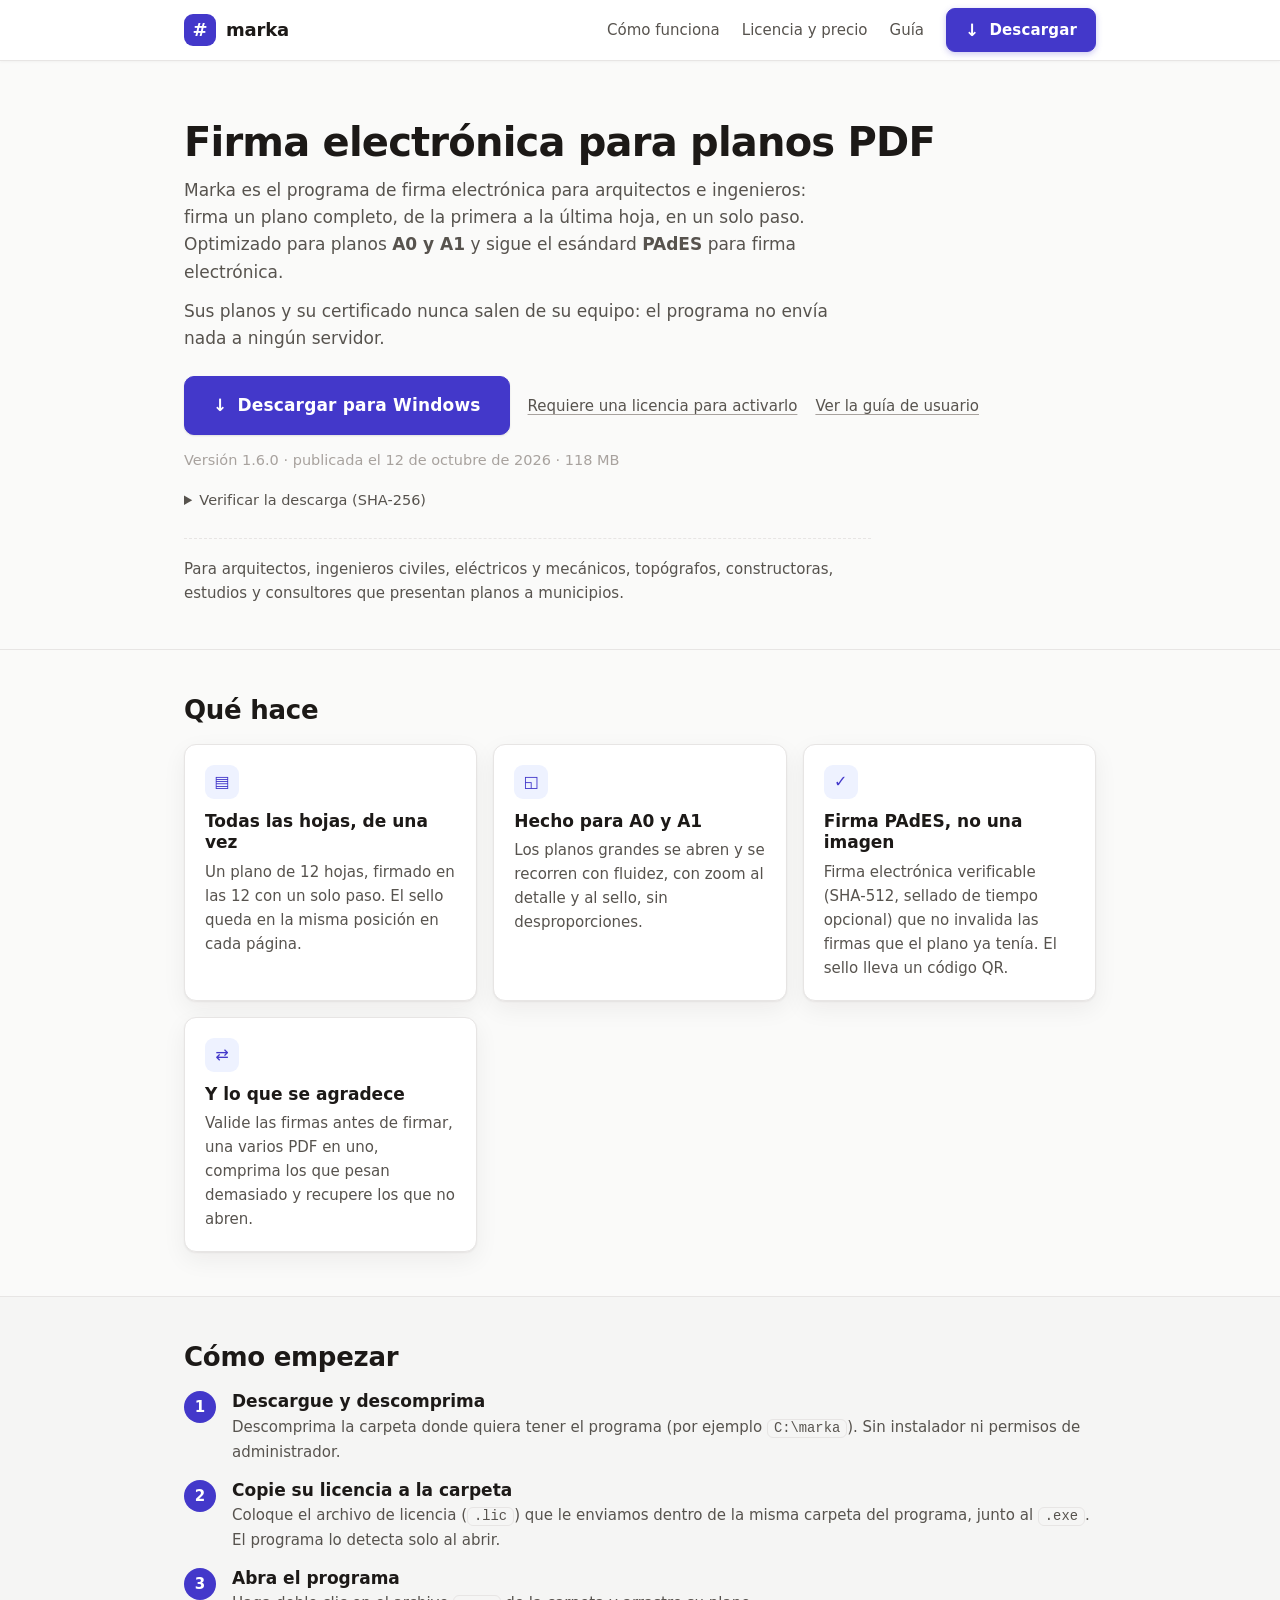
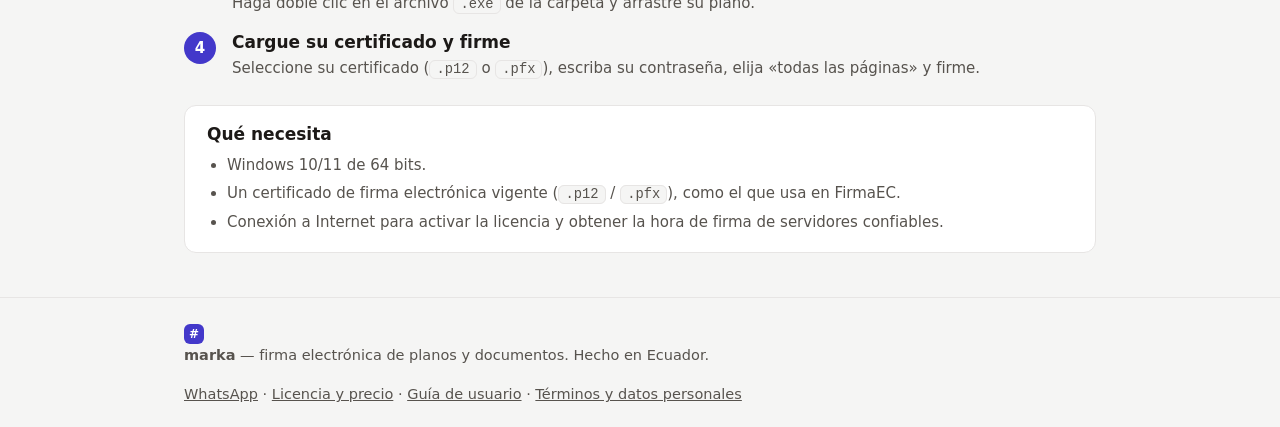
<file: index.html>
<!DOCTYPE html>
<html lang="es-EC">
<head>
<meta charset="utf-8">
<meta name="viewport" content="width=device-width, initial-scale=1">
<title>Firma electrónica de planos en Ecuador | #marka — firme planos A0 y A1</title>
<meta name="description" content="Firma electrónica de planos para arquitectos e ingenieros en Ecuador. Firme todas las páginas de un plano A0 o A1 de una vez, como piden los trámites municipales. Firma PAdES, sin subir los documentos a internet.">
<meta name="keywords" content="firma electronica Ecuador, firmar planos, firma de planos A0, firma electronica A1, arquitectos, ingenieros, tramites municipales, aprobacion de planos, PAdES, certificado de firma electronica">
<meta name="robots" content="index, follow">
<meta name="author" content="#marka">
<meta name="geo.region" content="EC">
<link rel="canonical" href="https://www.markaec.com/">
<link rel="icon" href="assets/marca.svg">
<link rel="stylesheet" href="styles.css?v=5">
<meta property="og:type" content="website">
<meta property="og:locale" content="es_EC">
<meta property="og:title" content="Firma electrónica de planos en Ecuador — #marka">
<meta property="og:description" content="Firme planos A0 y A1 en todas las páginas de una vez, con firma electrónica PAdES. Para arquitectos e ingenieros, sin subir los planos a internet.">
<meta property="og:url" content="https://www.markaec.com/">
<script type="application/ld+json">
{
  "@context": "https://schema.org",
  "@type": "SoftwareApplication",
  "name": "#marka",
  "alternateName": "marka firma electrónica de planos",
  "description": "Programa de firma electrónica para planos y documentos, pensado para arquitectos e ingenieros del Ecuador: firma todas las páginas de un plano A0 o A1 de una vez con firma PAdES, valida firmas existentes, une, comprime y repara PDF sin subir los documentos a internet.",
  "applicationCategory": "BusinessApplication",
  "applicationSubCategory": "Firma electrónica de documentos",
  "operatingSystem": "Windows 10, Windows 11 (64 bits)",
  "inLanguage": "es-EC",
  "areaServed": {"@type": "Country", "name": "Ecuador"},
  "featureList": [
    "Firma todas las páginas de un plano en un solo paso",
    "Optimizado para planos A0 y A1",
    "Firma electrónica PAdES (SHA-512, sellado de tiempo opcional)",
    "No invalida las firmas que el documento ya tenía",
    "Validación de firmas existentes",
    "Unir, comprimir y reparar PDF",
    "Código QR con los datos del firmante en el sello"
  ],
  "url": "https://www.markaec.com/",
  "downloadUrl": "https://github.com/nova-21/marka/releases/latest/download/marka-win64.zip",
  "publisher": {"@type": "Organization", "name": "#marka", "areaServed": "EC"}
}
</script>
</head>
<body>

<header class="barra">
  <div class="contenido fila">
    <a class="marca" href="#inicio">
      <span class="logo" aria-hidden="true">#</span>
      <span class="marca-texto">marka</span>
    </a>
    <nav class="navegacion">
      <a href="index.html#como">Cómo funciona</a>
      <a href="licencia.html">Licencia y precio</a>
      <a href="guia.html">Guía</a>
      <a class="boton boton-descarga" href="#" data-descarga>
        <span class="icono-descarga" aria-hidden="true">↓</span> Descargar
      </a>
    </nav>
  </div>
</header>

<main id="inicio">

  <section class="presentacion">
    <div class="contenido">
      <h1>Firma electrónica para planos PDF</h1>
      <p class="entrada">
        Marka es el programa de firma electrónica para arquitectos e ingenieros: firma un plano
        completo, de la primera a la última hoja, en un solo paso. Optimizado para planos
        <strong>A0 y A1</strong> y sigue el esándard <strong>PAdES</strong> para firma electrónica.
      </p>
      <p class="entrada">
        Sus planos y su certificado nunca salen de su equipo: el programa no envía nada a ningún
        servidor.
      </p>

      <div class="acciones">
        <a class="boton boton-grande" href="#" data-descarga>
          <span class="icono-descarga" aria-hidden="true">↓</span>
          Descargar para Windows
        </a>
        <a class="enlace-secundario" href="licencia.html">Requiere una licencia para activarlo</a>
        <a class="enlace-secundario" href="guia.html">Ver la guía de usuario</a>
      </div>

      <p class="detalle-version">
        Versión <span data-version>1.6.0</span>
        <span data-fecha></span>
        <span data-peso></span>
      </p>
      <details class="firma-archivo">
        <summary>Verificar la descarga (SHA-256)</summary>
        <p>Al finalizar la descarga puede comprobar que el archivo llegó completo. El código debe
          coincidir exactamente con este:</p>
        <code data-sha256>—</code>
      </details>

      <p class="para-quien">
        Para arquitectos, ingenieros civiles, eléctricos y mecánicos, topógrafos, constructoras,
        estudios y consultores que presentan planos a municipios.
      </p>
    </div>
  </section>

  <section id="que-hace" class="bloque">
    <div class="contenido">
      <h2>Qué hace</h2>
      <div class="tarjetas">

        <article class="tarjeta">
          <span class="simbolo" aria-hidden="true">▤</span>
          <h3>Todas las hojas, de una vez</h3>
          <p>Un plano de 12 hojas, firmado en las 12 con un solo paso. El sello queda en la misma
            posición en cada página.</p>
        </article>

        <article class="tarjeta">
          <span class="simbolo" aria-hidden="true">◱</span>
          <h3>Hecho para A0 y A1</h3>
          <p>Los planos grandes se abren y se recorren con fluidez, con zoom al detalle y al sello,
            sin desproporciones.</p>
        </article>

        <article class="tarjeta">
          <span class="simbolo" aria-hidden="true">✓</span>
          <h3>Firma PAdES, no una imagen</h3>
          <p>Firma electrónica verificable (SHA-512, sellado de tiempo opcional) que no invalida las
            firmas que el plano ya tenía. El sello lleva un código QR.</p>
        </article>

        <article class="tarjeta">
          <span class="simbolo" aria-hidden="true">⇄</span>
          <h3>Y lo que se agradece</h3>
          <p>Valide las firmas antes de firmar, una varios PDF en uno, comprima los que pesan
            demasiado y recupere los que no abren.</p>
        </article>

      </div>
    </div>
  </section>

  <section id="como" class="bloque bloque-suave">
    <div class="contenido">
      <h2>Cómo empezar</h2>
      <ol class="pasos">
        <li>
          <span class="numero">1</span>
          <div>
            <h3>Descargue y descomprima</h3>
            <p>Descomprima la carpeta donde quiera tener el programa (por ejemplo
              <code>C:\marka</code>). Sin instalador ni permisos de administrador.</p>
          </div>
        </li>
        <li>
          <span class="numero">2</span>
          <div>
            <h3>Copie su licencia a la carpeta</h3>
            <p>Coloque el archivo de licencia (<code>.lic</code>) que le enviamos dentro de la
              misma carpeta del programa, junto al <code>.exe</code>. El programa lo detecta
              solo al abrir.</p>
          </div>
        </li>
        <li>
          <span class="numero">3</span>
          <div>
            <h3>Abra el programa</h3>
            <p>Haga doble clic en el archivo <code>.exe</code> de la carpeta y arrastre su plano.</p>
          </div>
        </li>
        <li>
          <span class="numero">4</span>
          <div>
            <h3>Cargue su certificado y firme</h3>
            <p>Seleccione su certificado (<code>.p12</code> o <code>.pfx</code>), escriba su
              contraseña, elija «todas las páginas» y firme.</p>
          </div>
        </li>
      </ol>

      <div class="requisitos">
        <h3>Qué necesita</h3>
        <ul>
          <li>Windows 10/11 de 64 bits.</li>
          <li>Un certificado de firma electrónica vigente (<code>.p12</code> / <code>.pfx</code>),
            como el que usa en FirmaEC.</li>
          <li> Conexión a Internet para activar la licencia y obtener la hora de firma de servidores confiables.</li>
        </ul>
      </div>
    </div>
  </section>

</main>

<footer>
  <div class="contenido fila-pie">
    <p>
      <span class="logo logo-chico" aria-hidden="true">#</span>
      <strong>marka</strong> — firma electrónica de planos y documentos. Hecho en Ecuador.
    </p>
    <p><a id="whatsapp-pie" href="#">WhatsApp</a> · <a href="licencia.html">Licencia y precio</a> · <a href="guia.html">Guía de usuario</a> · <a href="terminos.html">Términos y datos personales</a></p>
  </div>
</footer>

<script src="sitio.js"></script>
</body>
</html>
</file>
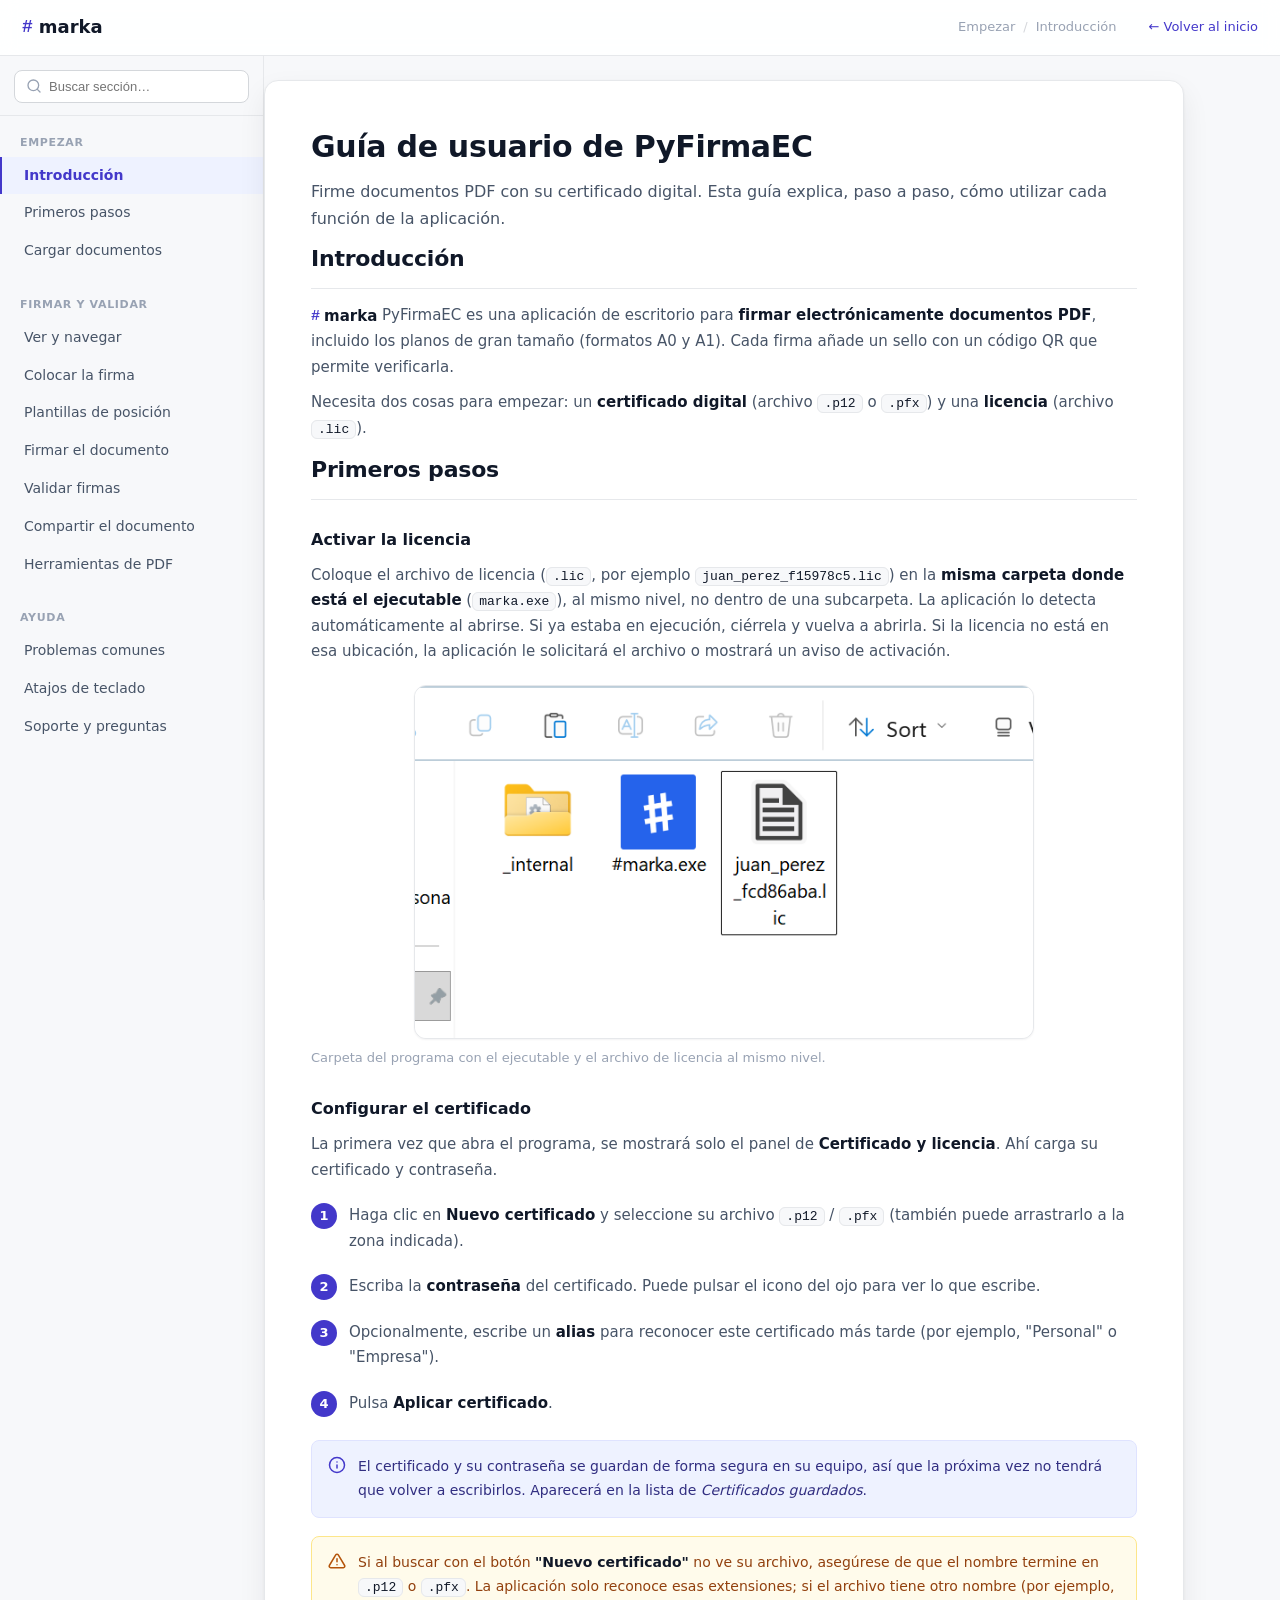
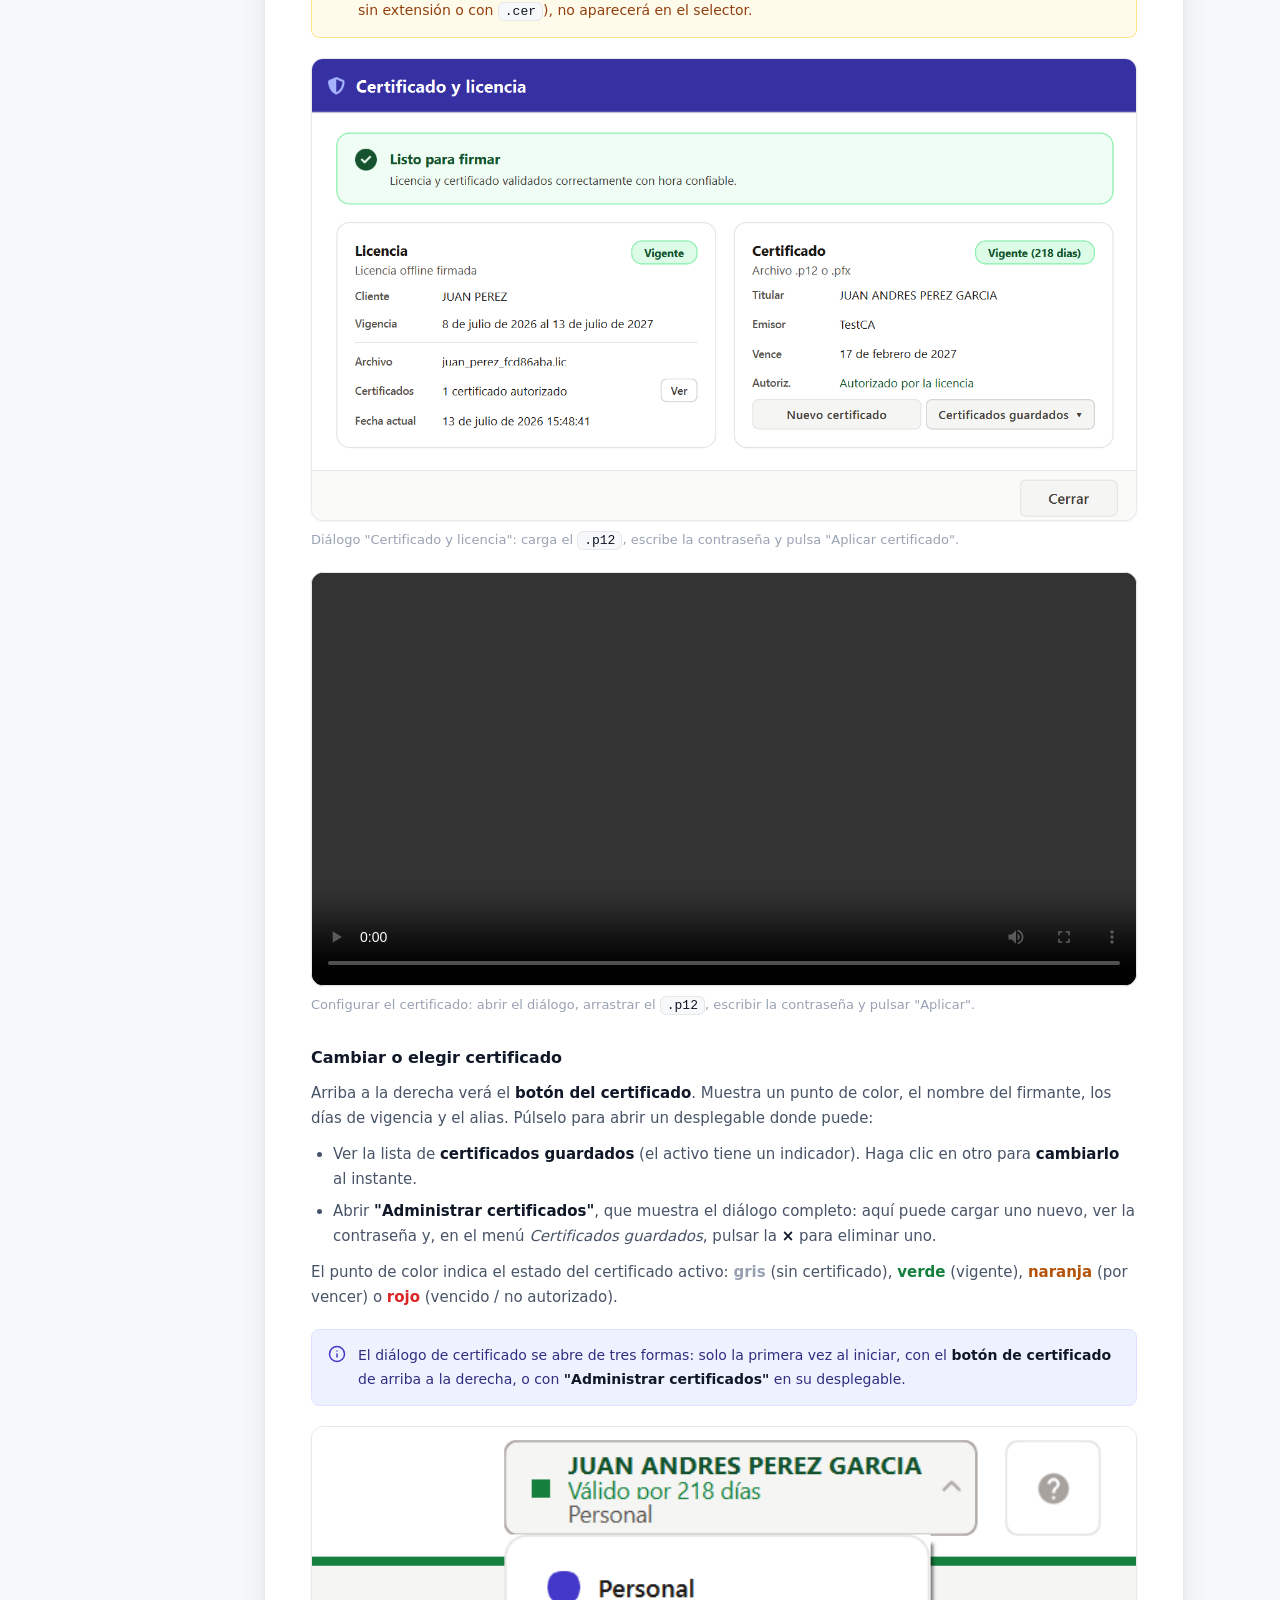
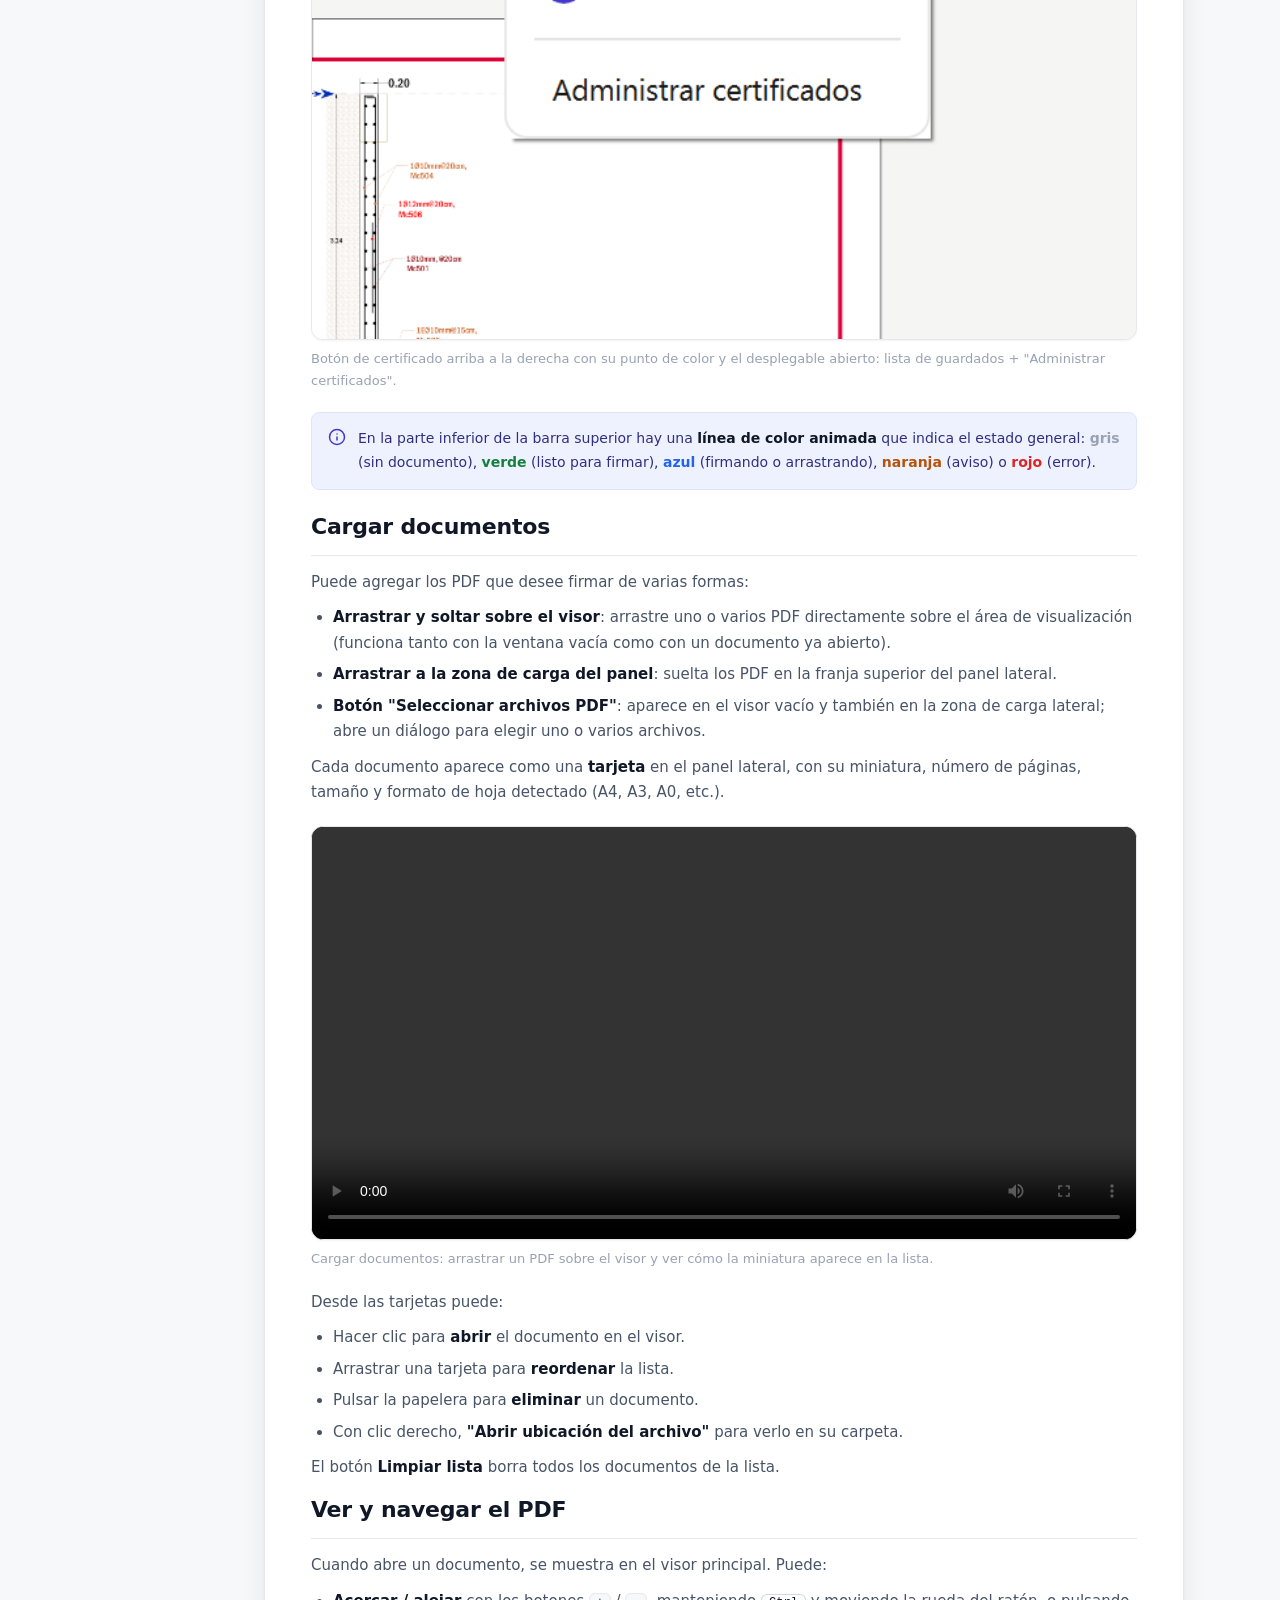
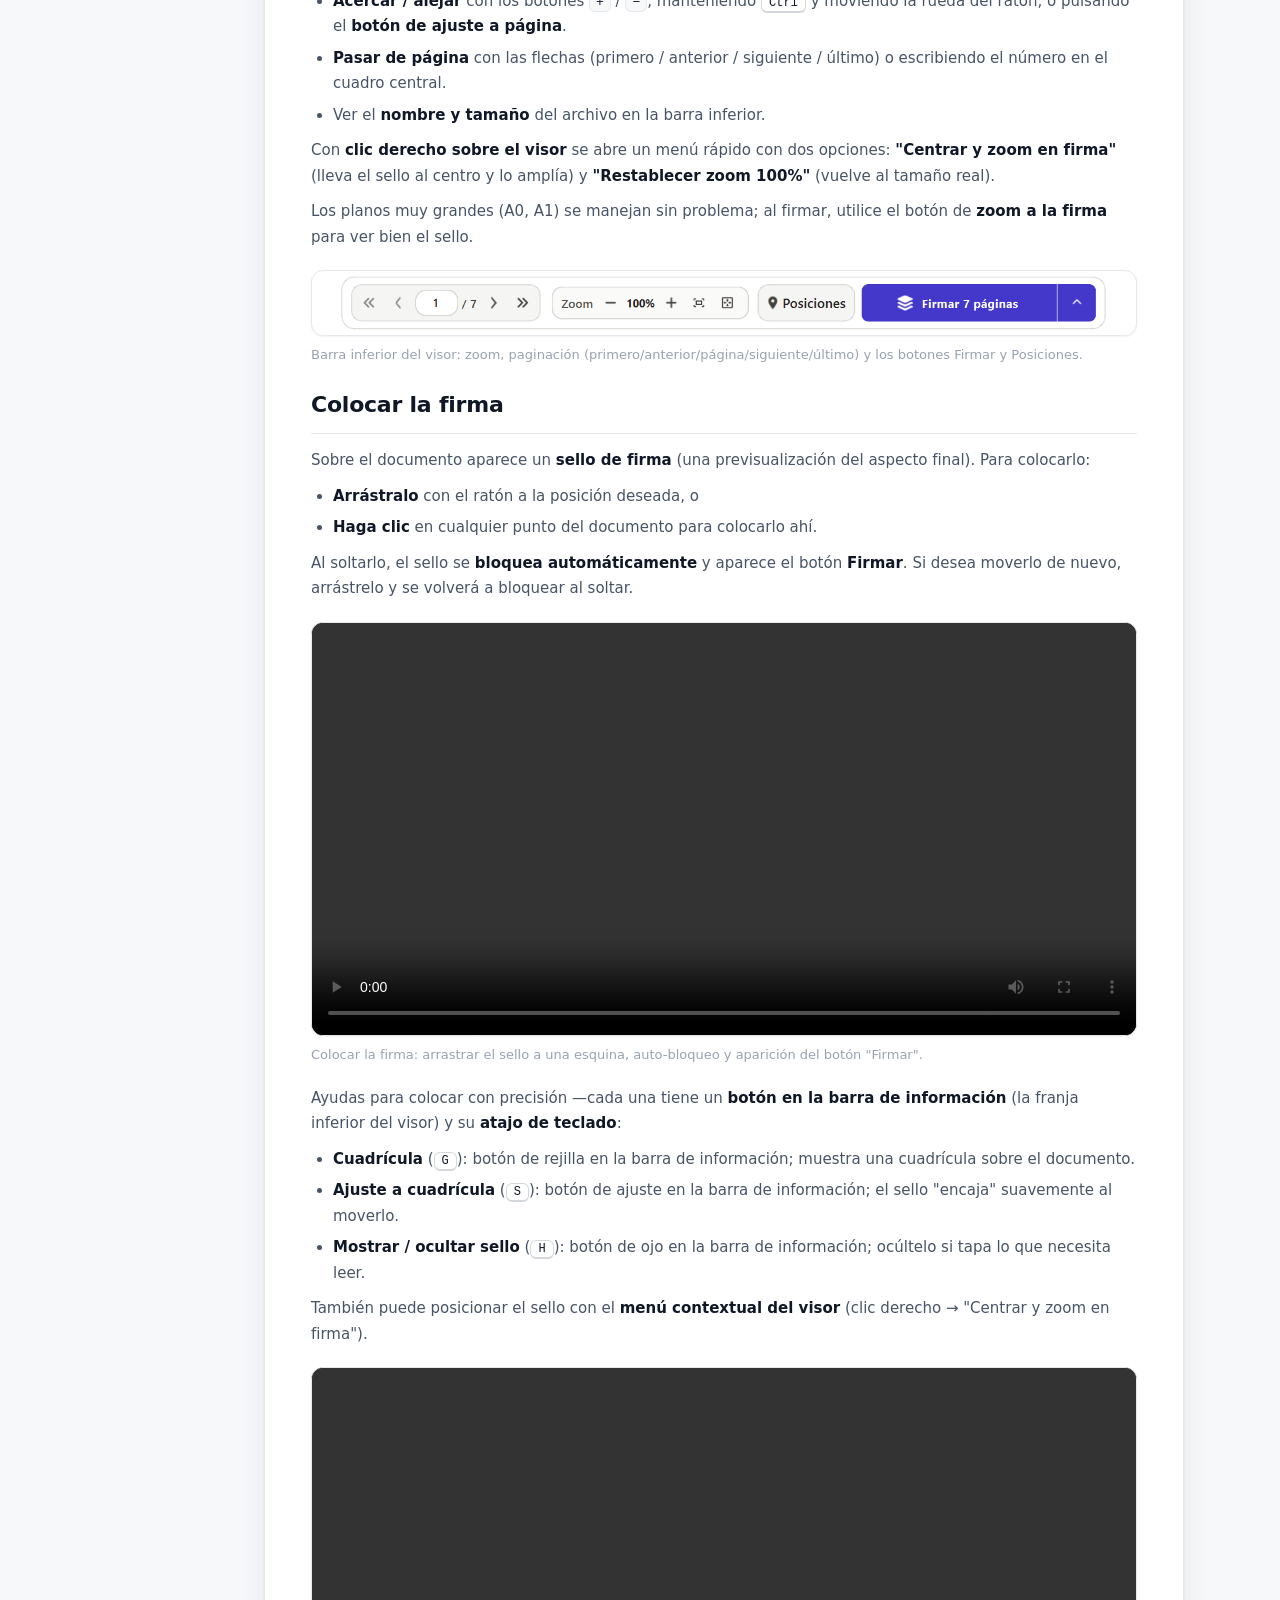
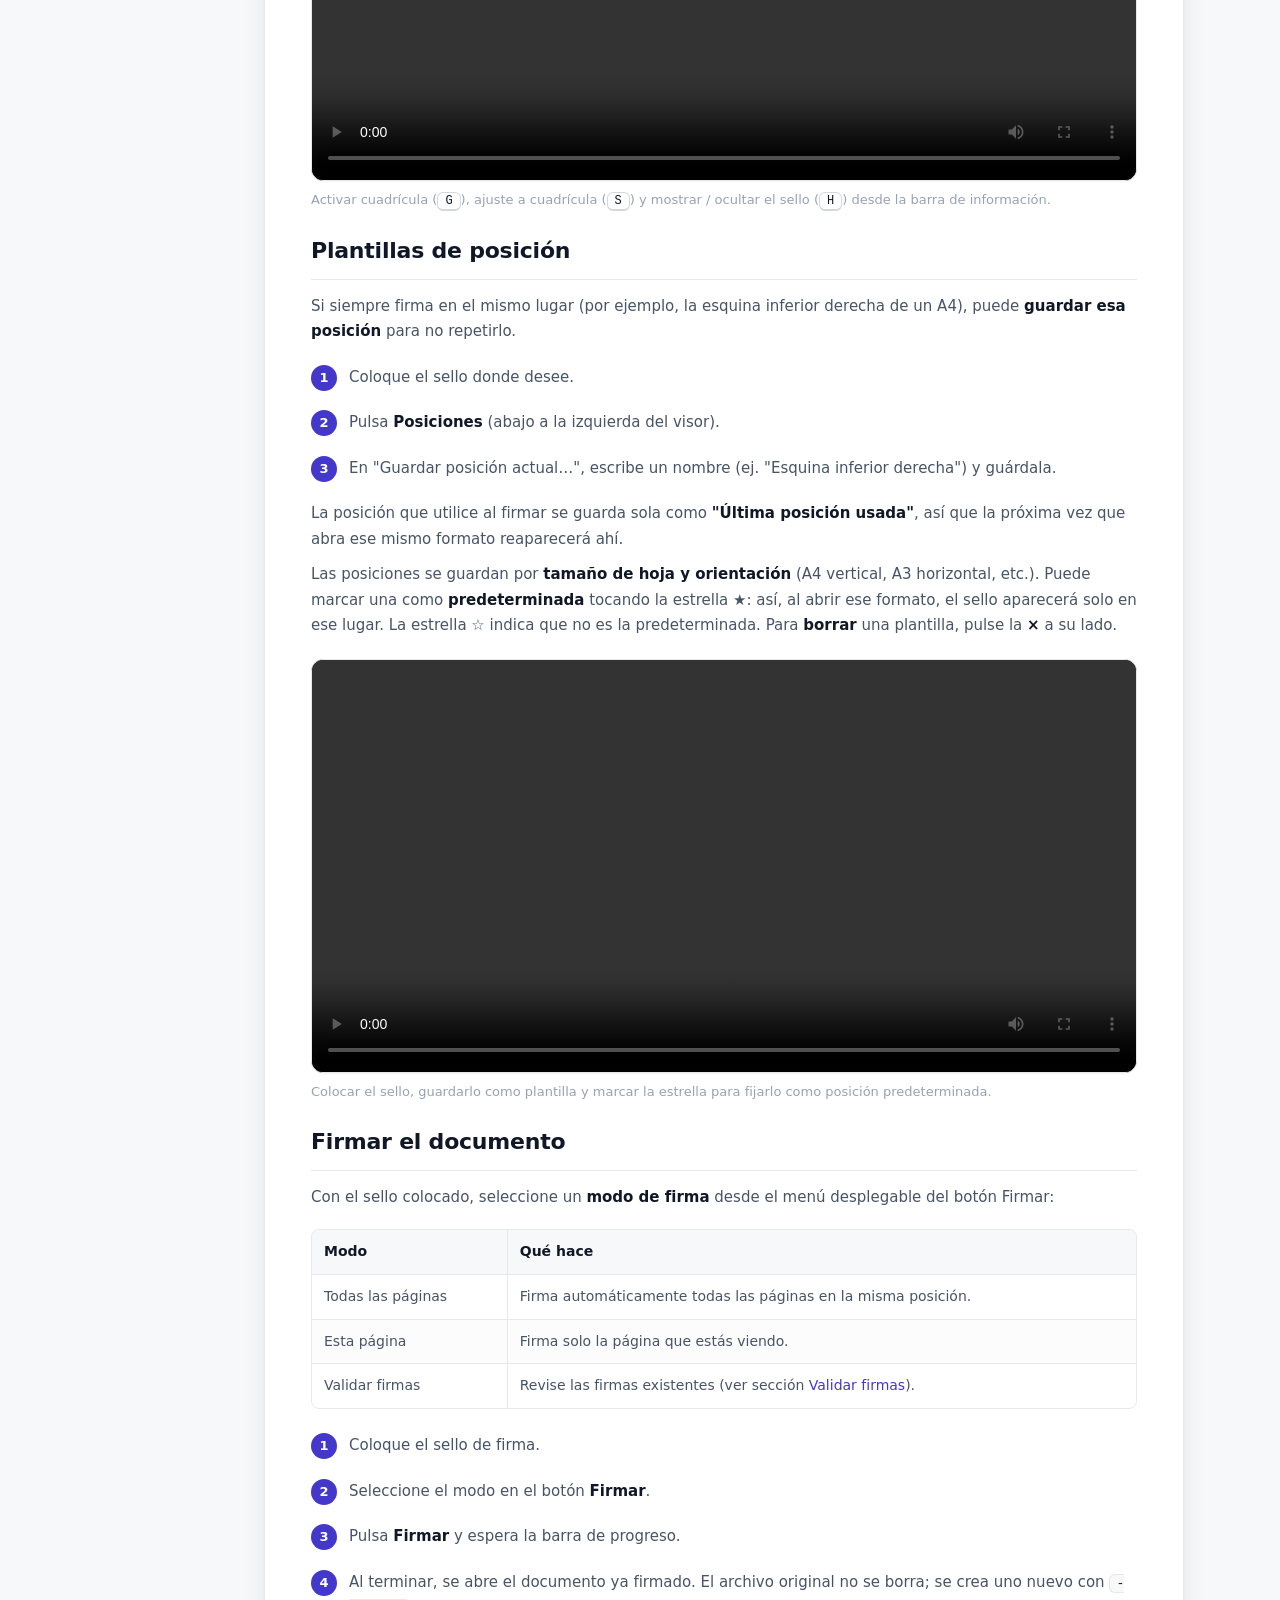
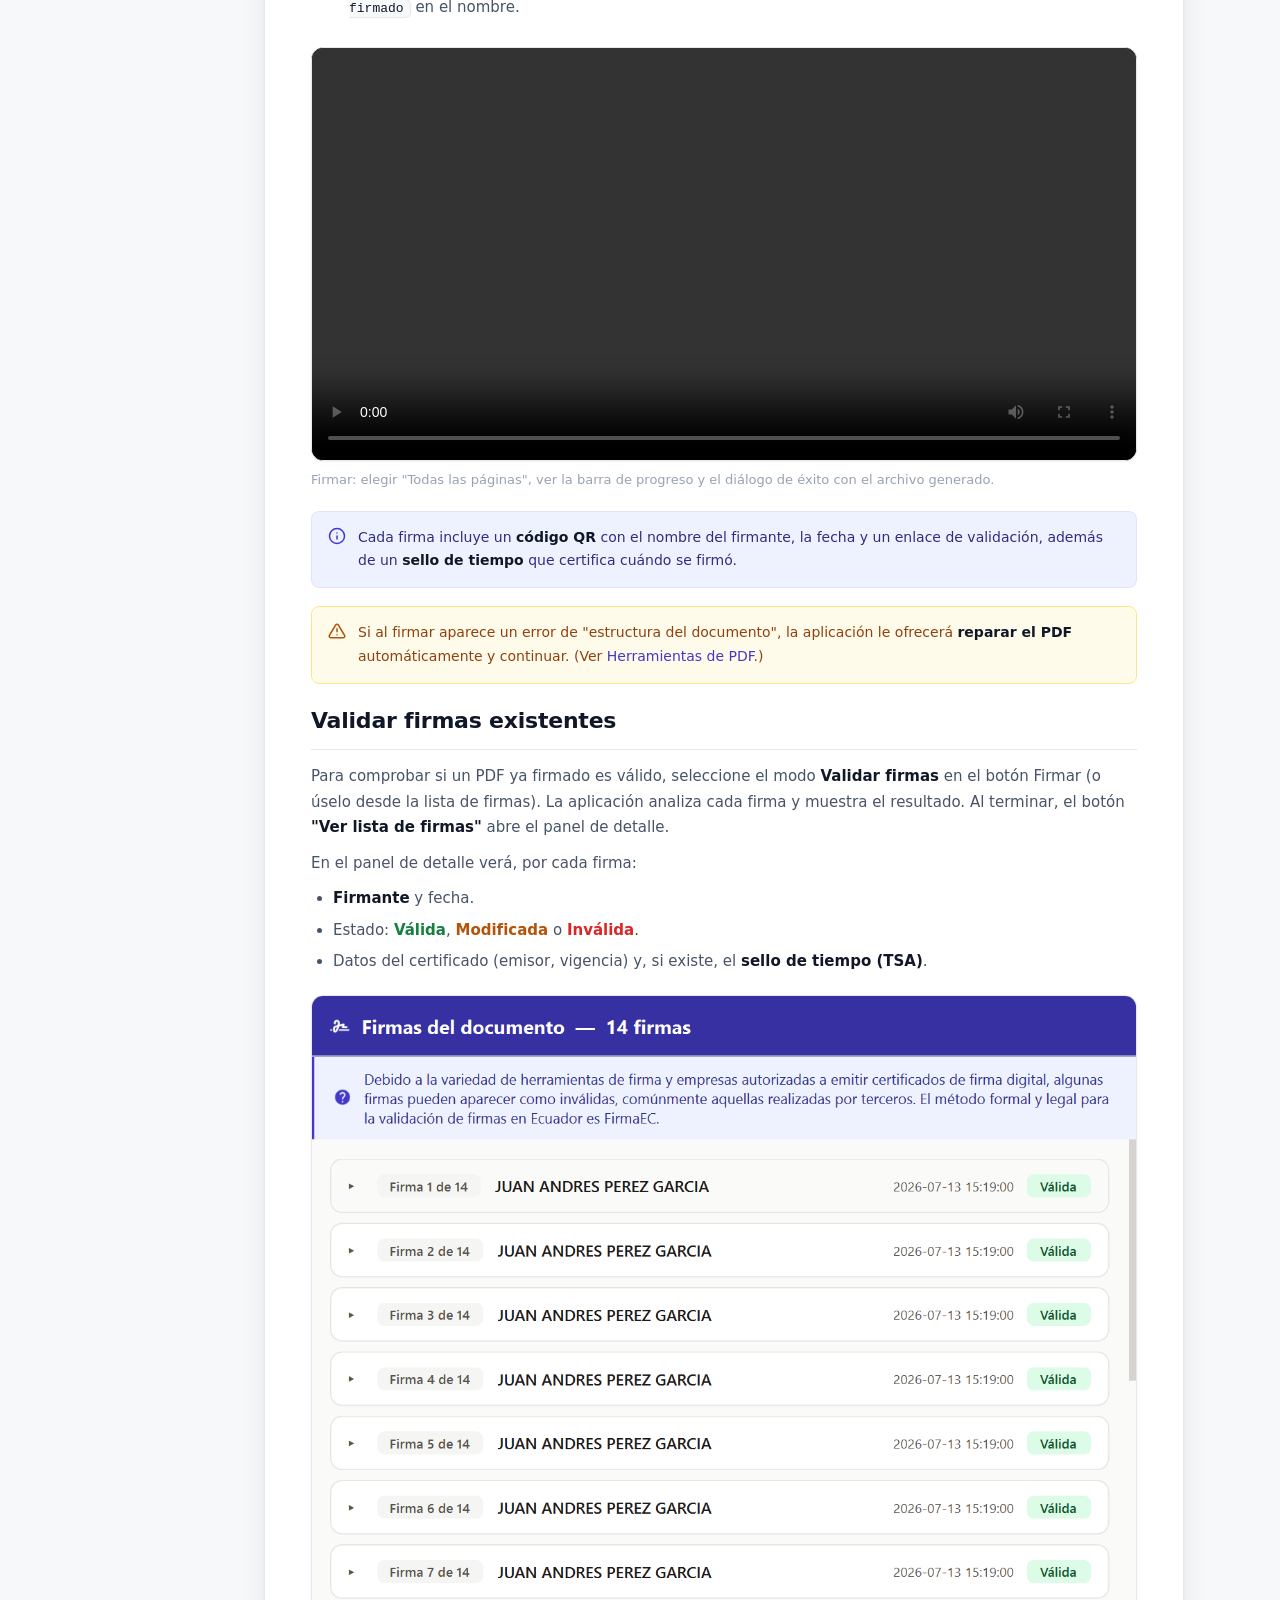
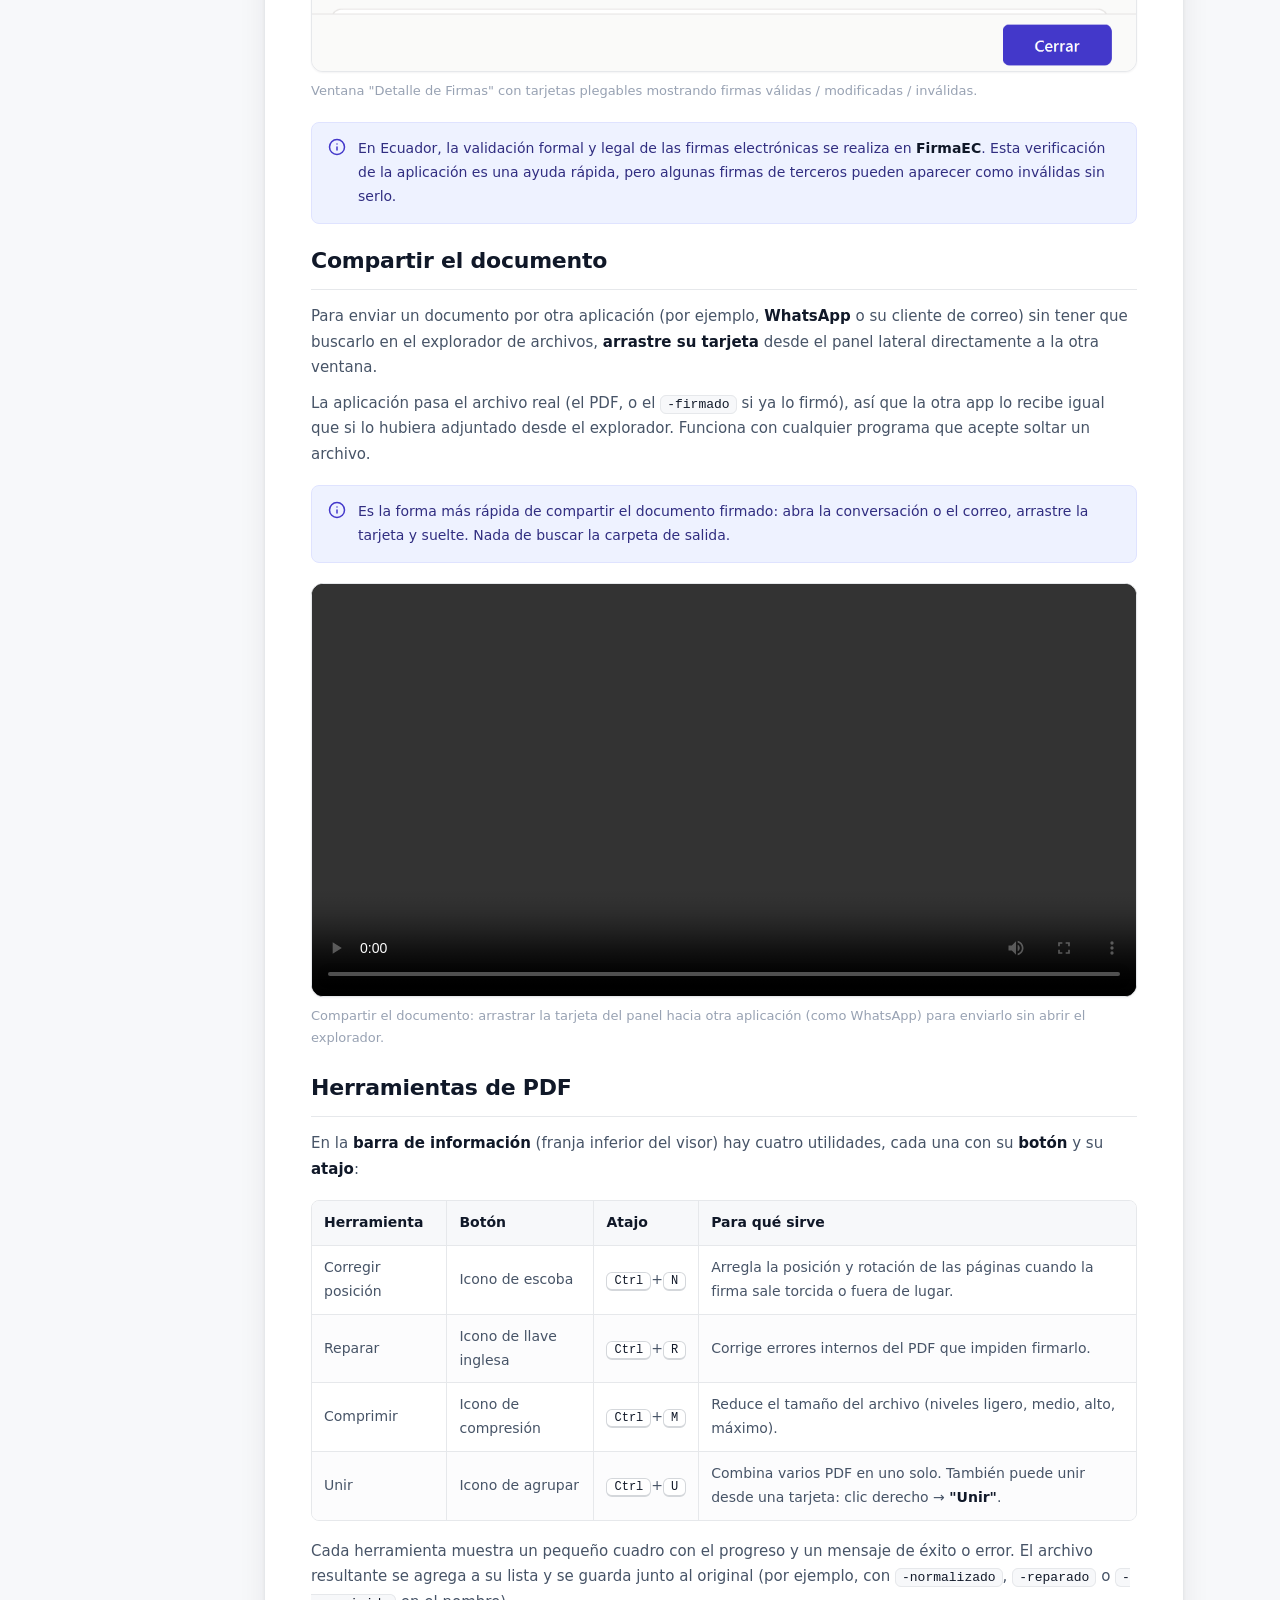
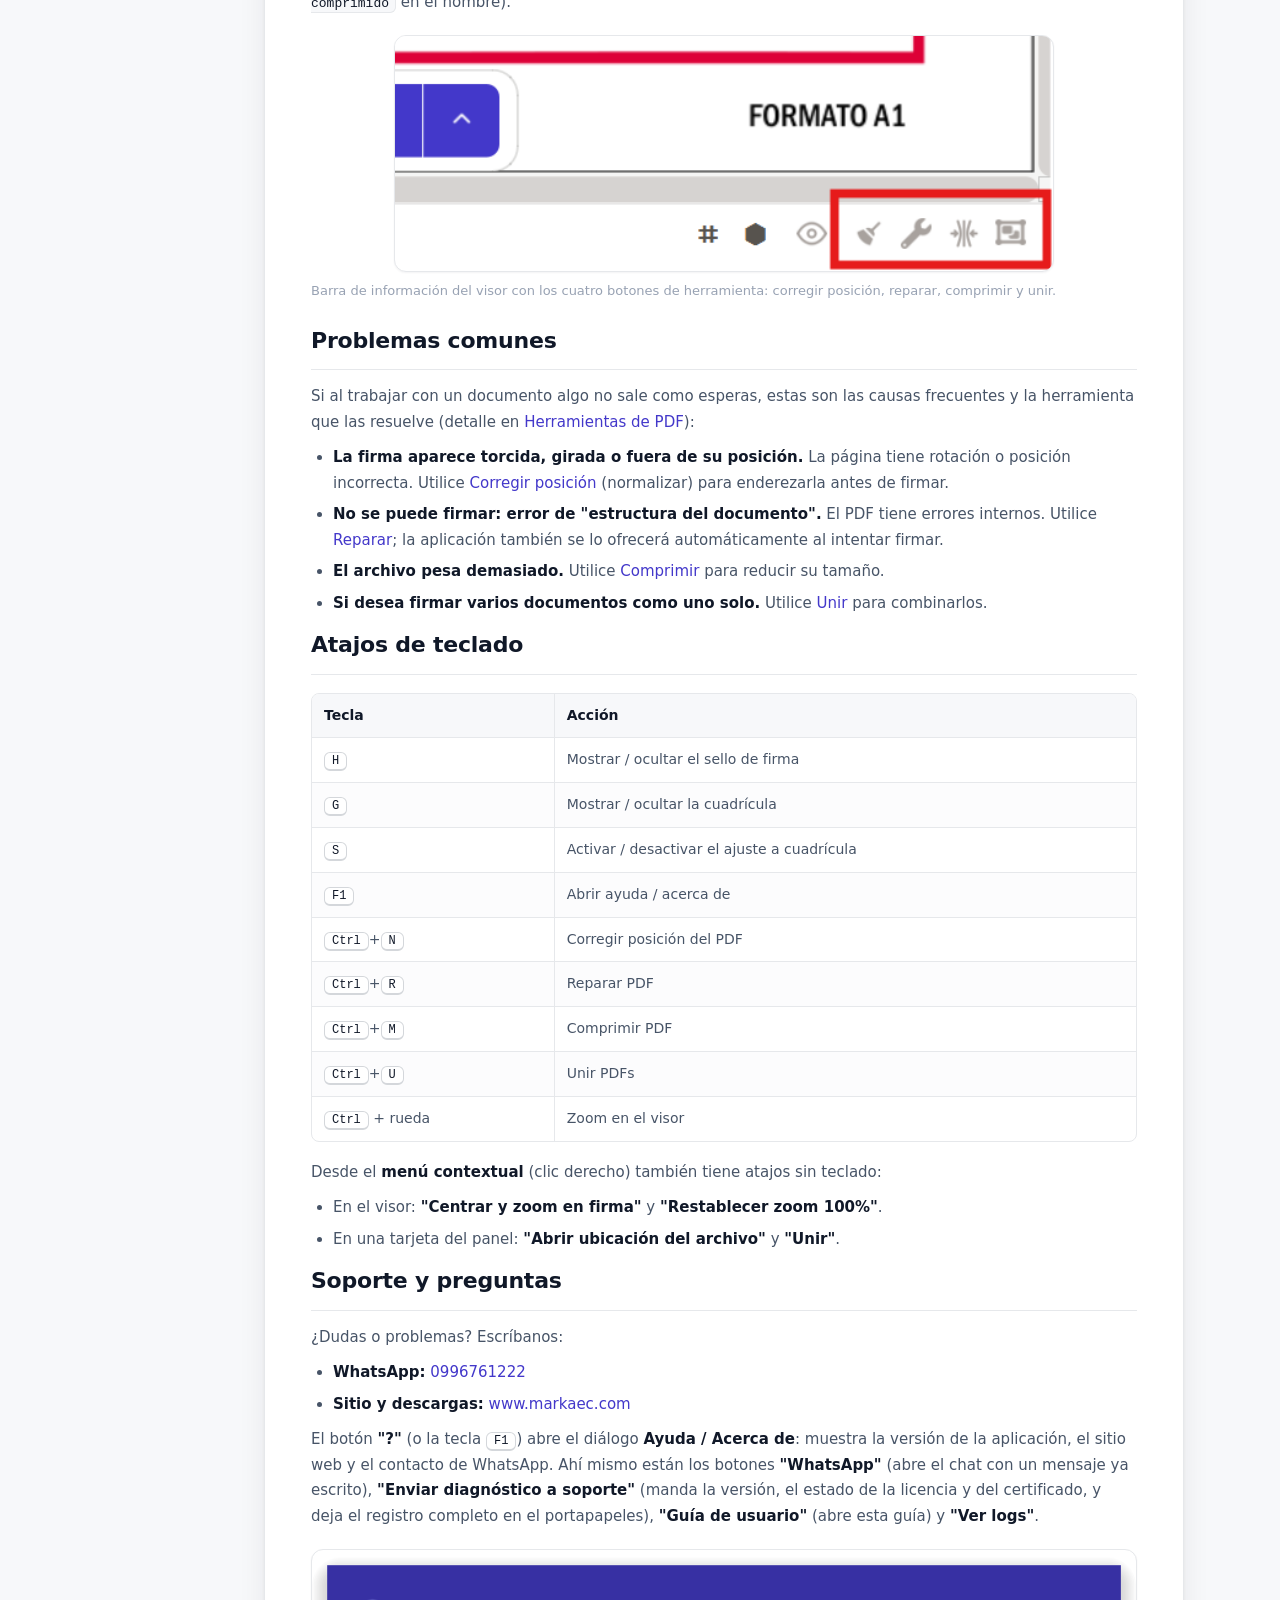
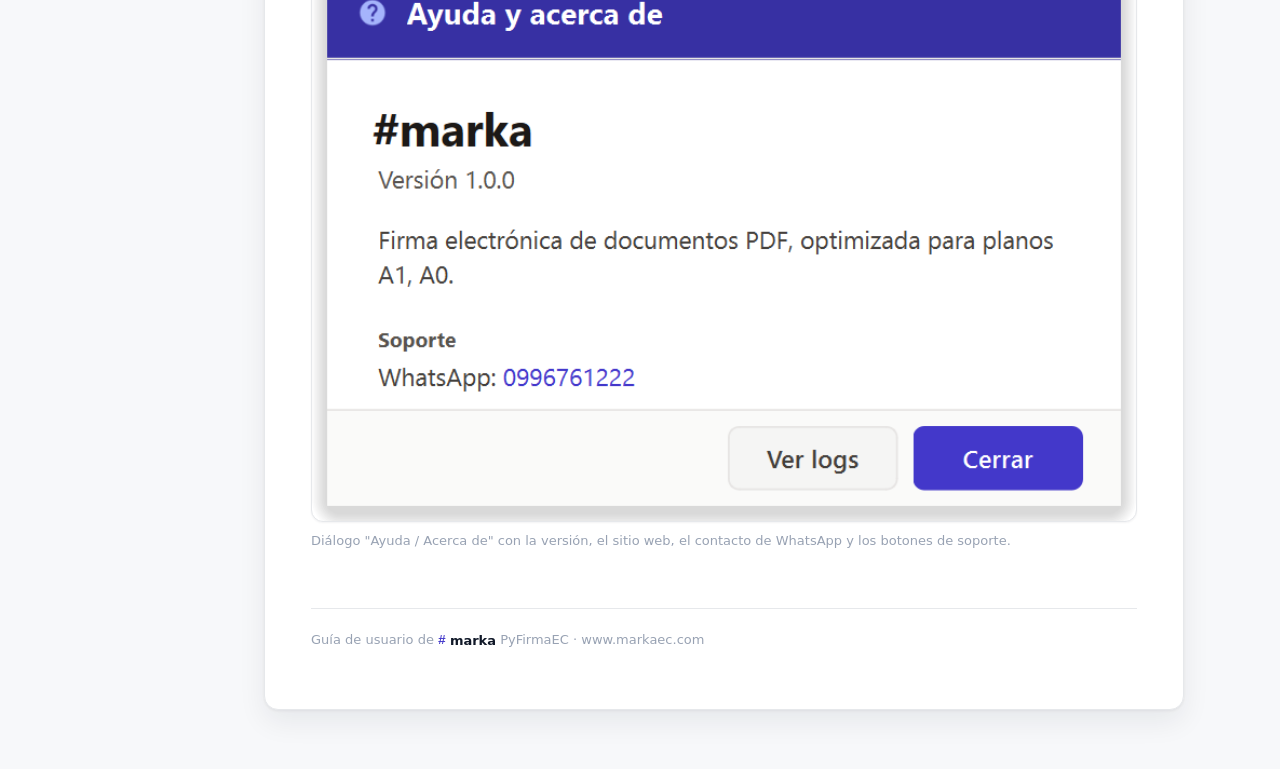
<file: guia.html>
<!DOCTYPE html>
<html lang="es">
<head>
<meta charset="UTF-8">
<meta name="viewport" content="width=device-width, initial-scale=1.0">
<title>Guía de usuario — PyFirmaEC (#marka)</title>
<link rel="canonical" href="https://www.markaec.com/guia.html">
<meta property="og:type" content="website">
<meta property="og:url" content="https://www.markaec.com/guia.html">
<meta property="og:title" content="Guía de usuario — #marka">
<style>
  :root{
    --bg:#ffffff; --bg-subtle:#f7f8fa; --bg-subtle-2:#eef0f3;
    --border:#e6e8eb; --border-strong:#d4d7db;
    --text:#475467; --heading:#101828; --muted:#98a2b3;
    --accent:#4338CA; --accent-hover:#3730A3; --accent-soft:#EEF2FF;
    --success:#15803D; --warning:#B45309; --warning-soft:#FFFBEB; --error:#DC2626;
    --radius:12px; --radius-sm:8px;
    --shadow-sm:0 1px 2px rgba(16,24,40,.05);
    --shadow:0 1px 3px rgba(16,24,40,.06),0 12px 28px rgba(16,24,40,.07);
    --topbar-h:56px; --sidebar-w:264px;
  }
  *{box-sizing:border-box;}
  html{scroll-padding-top:64px;}
  @media (prefers-reduced-motion: no-preference){ html{scroll-behavior:smooth;} }
  body{
    margin:0; background:var(--bg-subtle); color:var(--text);
    font-family:"Inter","Segoe UI",system-ui,-apple-system,"Helvetica Neue",Arial,sans-serif;
    font-size:15px; line-height:1.7; -webkit-font-smoothing:antialiased;
  }
  h1,h2,h3{color:var(--heading);}

  /* Topbar */
  .topbar{
    position:fixed; top:0; left:0; right:0; height:var(--topbar-h); z-index:50;
    display:flex; align-items:center; gap:16px; padding:0 22px;
    background:rgba(255,255,255,.9); backdrop-filter:saturate(180%) blur(8px);
    border-bottom:1px solid var(--border);
  }
  .topbar .brand{font-weight:700; font-size:18px; color:var(--heading); display:flex; align-items:center; gap:6px;}
  .topbar .brand .hash{color:var(--accent); font-family:ui-monospace,Consolas,monospace;}
  .topbar .crumbs{margin-left:auto; font-size:13px; color:var(--muted); display:flex; align-items:center; gap:8px;}
  .topbar .crumbs b{color:var(--text); font-weight:600;}
  .topbar .crumbs span{color:var(--border-strong);}

  /* Sidebar */
  .sidebar{
    position:fixed; top:var(--topbar-h); bottom:0; left:0; width:var(--sidebar-w);
    background:var(--bg-subtle); border-right:1px solid var(--border);
    overflow-y:auto; padding-bottom:48px;
  }
  .sidebar-progress{position:absolute; left:0; top:0; width:3px; background:var(--accent); height:0; transition:height .08s linear;}
  .search{position:sticky; top:0; z-index:2; padding:14px 14px 12px; background:var(--bg-subtle); border-bottom:1px solid var(--border);}
  .search svg{position:absolute; left:26px; top:50%; transform:translateY(-50%); color:var(--muted); pointer-events:none;}
  .search input{
    width:100%; border:1px solid var(--border-strong); background:#fff; border-radius:var(--radius-sm);
    padding:8px 10px 8px 34px; font-size:13px; color:var(--text); outline:none;
  }
  .search input:focus{border-color:var(--accent); box-shadow:0 0 0 3px var(--accent-soft);}
  .nav-group{padding:8px 0;}
  .nav-group-label{
    font-size:11px; font-weight:700; letter-spacing:.06em; text-transform:uppercase;
    color:var(--muted); padding:10px 20px 4px;
  }
  .sidebar nav a{
    display:block; padding:7px 20px 7px 22px; border-left:2px solid transparent;
    color:var(--text); text-decoration:none; font-size:14px;
  }
  .sidebar nav a:hover{color:var(--heading); background:var(--bg-subtle-2);}
  .sidebar nav a.active{color:var(--accent); border-left-color:var(--accent); background:var(--accent-soft); font-weight:600;}
  .nav-subs{display:none;}
  .nav-subs a{
    display:block; padding:5px 20px 5px 38px; border-left:2px solid transparent;
    color:var(--muted); text-decoration:none; font-size:13px; line-height:1.4;
  }
  .nav-subs a:hover{color:var(--text); background:var(--bg-subtle-2);}
  .nav-subs a.active{color:var(--accent); border-left-color:var(--accent); font-weight:600;}

  /* Content card */
  .content{
    position:relative; background:#fff; border:1px solid var(--border); border-radius:14px;
    box-shadow:var(--shadow); margin:calc(var(--topbar-h) + 24px) 36px 64px var(--sidebar-w);
    padding:40px 46px 56px; max-width:920px;
  }
  h1{font-size:30px; margin:0 0 6px; letter-spacing:-.01em;}
  .lead{font-size:16px; color:var(--text); margin:0 0 8px;}
  h2{font-size:22px; margin:0 0 14px; padding-bottom:10px; border-bottom:1px solid var(--border); letter-spacing:-.01em;}
  h3{font-size:16px; font-weight:600; margin:26px 0 8px;}
  p{margin:10px 0;}
  ul,ol{margin:10px 0; padding-left:22px;}
  li{margin:6px 0;}
  a.inline{color:var(--accent); text-decoration:none;}
  a.inline:hover{text-decoration:underline;}
  strong{color:var(--heading); font-weight:600;}
  code{background:var(--bg-subtle); border:1px solid var(--border); border-radius:6px; padding:1px 6px; font-size:13px; color:var(--heading); font-family:ui-monospace,SFMono-Regular,Menlo,Consolas,monospace;}
  kbd{background:#fff; border:1px solid var(--border-strong); border-bottom-width:2px; border-radius:6px; padding:1px 7px; font-size:12px; font-family:ui-monospace,Consolas,monospace; color:var(--heading);}

  /* Callouts with inline SVG icons */
  .note,.warn{position:relative; border-radius:var(--radius-sm); padding:14px 16px 14px 46px; margin:18px 0; font-size:14px; border:1px solid transparent;}
  .note{background:var(--accent-soft); border-color:#DFE3FF; color:#312E81;}
  .warn{background:var(--warning-soft); border-color:#FDE68A; color:#92400E;}
  .note::before,.warn::before{
    content:""; position:absolute; left:16px; top:15px; width:18px; height:18px;
    background-repeat:no-repeat; background-position:center; background-size:18px;
  }
  .note::before{background-image:url("data:image/svg+xml,%3Csvg xmlns='http://www.w3.org/2000/svg' viewBox='0 0 24 24' fill='none' stroke='%234338CA' stroke-width='2' stroke-linecap='round' stroke-linejoin='round'%3E%3Ccircle cx='12' cy='12' r='10'/%3E%3Cline x1='12' y1='16' x2='12' y2='12'/%3E%3Cline x1='12' y1='8' x2='12.01' y2='8'/%3E%3C/svg%3E");}
  .warn::before{background-image:url("data:image/svg+xml,%3Csvg xmlns='http://www.w3.org/2000/svg' viewBox='0 0 24 24' fill='none' stroke='%23B45309' stroke-width='2' stroke-linecap='round' stroke-linejoin='round'%3E%3Cpath d='M10.29 3.86 1.82 18a2 2 0 0 0 1.71 3h16.94a2 2 0 0 0 1.71-3L13.71 3.86a2 2 0 0 0-3.42 0z'/%3E%3Cline x1='12' y1='9' x2='12' y2='13'/%3E%3Cline x1='12' y1='17' x2='12.01' y2='17'/%3E%3C/svg%3E");}

  /* Media placeholders */
  .shot{
    margin:20px 0; border:1px dashed var(--border-strong); border-radius:var(--radius);
    background:repeating-linear-gradient(45deg,#fafafa,#fafafa 12px,#f3f4f6 12px,#f3f4f6 24px);
    min-height:200px; display:flex; flex-direction:column; align-items:center; justify-content:center;
    color:var(--text); text-align:center; padding:24px;
  }
  .shot .tag{font-size:11px; font-weight:700; letter-spacing:.05em; text-transform:uppercase; color:var(--muted); margin-bottom:6px;}
  .shot .cap{font-size:14px; max-width:520px;}
  .shot.tall{min-height:300px;}
  .video-slot{
    margin:20px 0; border:1px solid var(--accent); border-radius:var(--radius);
    background:var(--accent-soft); min-height:240px; display:flex; flex-direction:column;
    align-items:center; justify-content:center; color:var(--accent-hover); text-align:center; padding:24px;
  }
  .video-slot .tag{font-size:11px; font-weight:700; letter-spacing:.05em; text-transform:uppercase; margin-bottom:6px;}
  .video-slot .cap{font-size:14px; max-width:540px;}

  /* Embedded screenshots */
  .figure{margin:20px 0;}
  .figure img{width:100%; height:auto; display:block; margin-left:auto; margin-right:auto; border:1px solid var(--border); border-radius:var(--radius); box-shadow:var(--shadow-sm); background:#fff;}
  .figure .tag{font-size:11px; font-weight:700; letter-spacing:.05em; text-transform:uppercase; color:var(--muted); margin-bottom:6px;}
  .figure figcaption{margin-top:8px; font-size:13px; color:var(--muted);}
  .figure video{width:100%; height:auto; display:block; margin-left:auto; margin-right:auto; border:1px solid var(--border); border-radius:var(--radius); box-shadow:var(--shadow-sm); background:#000;}
  .figure.half{max-width:50%; margin-left:auto; margin-right:auto;}
  .figure.half img{width:100%; height:auto;}

  .steps{counter-reset:step; list-style:none; padding-left:0; margin:14px 0;}
  .steps>li{position:relative; padding:6px 0 6px 38px; margin:8px 0;}
  .steps>li::before{
    counter-increment:step; content:counter(step); position:absolute; left:0; top:6px;
    width:26px; height:26px; background:var(--accent); color:#fff; border-radius:50%;
    display:flex; align-items:center; justify-content:center; font-size:13px; font-weight:700;
  }
  table{border-collapse:separate; border-spacing:0; width:100%; margin:18px 0; font-size:14px; overflow:hidden; border:1px solid var(--border); border-radius:var(--radius-sm);}
  th,td{border-bottom:1px solid var(--border); border-right:1px solid var(--border); padding:10px 12px; text-align:left;}
  th:last-child,td:last-child{border-right:none;}
  tr:last-child td{border-bottom:none;}
  th{background:var(--bg-subtle); color:var(--heading); font-weight:600;}
  tbody tr:nth-child(even) td{background:#fcfcfd;}

  .brandbar{display:inline-flex; align-items:center; gap:4px; font-weight:700; color:var(--heading);}
  .brandbar .hash{color:var(--accent); font-family:ui-monospace,Consolas,monospace;}
  .footer{margin-top:56px; padding-top:20px; border-top:1px solid var(--border); color:var(--muted); font-size:13px;}

  /* Back to top */
  .to-top{
    position:fixed; right:24px; bottom:24px; width:44px; height:44px; border-radius:50%;
    background:#fff; border:1px solid var(--border); box-shadow:var(--shadow);
    display:none; align-items:center; justify-content:center; cursor:pointer; color:var(--accent); z-index:60;
  }
  .to-top.show{display:flex;}
  .to-top:hover{color:var(--accent-hover); border-color:var(--accent);}

  /* Accessibility & motion */
  :focus-visible{outline:2px solid var(--accent); outline-offset:2px; border-radius:4px;}
  @keyframes flashTarget{from{background:var(--accent-soft);}to{background:transparent;}}
  :target{animation:flashTarget 1s ease-out; border-radius:var(--radius);}
  @media (prefers-reduced-motion: reduce){
    *{animation-duration:.001ms !important; animation-iteration-count:1 !important; transition-duration:.001ms !important; scroll-behavior:auto !important;}
    :target{animation:none;}
  }

  @media (max-width:1150px){
    .content{margin-right:36px;}
  }
  @media (max-width:760px){
    .topbar{position:static;}
    .sidebar{position:static; width:100%; height:auto; top:auto; bottom:auto; border-right:none; border-bottom:1px solid var(--border);}
    .content{margin:16px; padding:24px 20px 40px; max-width:none;}
  }

  /* Print / save as PDF */
  @media print{
    .topbar,.sidebar,.toc,.to-top{display:none !important;}
    html{scroll-padding-top:0;}
    body{background:#fff; color:#000; font-size:12pt;}
    .content{margin:0 !important; max-width:none; border:none; box-shadow:none; border-radius:0; padding:0 !important;}
    h1,h2,h3{color:#000;}
    .note,.warn{border:1px solid #999; background:#f4f4f4 !important; color:#000 !important; break-inside:avoid;}
    .note::before,.warn::before{filter:none;}
    .figure,figure,video,img,table,.steps,.note,.warn{break-inside:avoid;}
    a.inline{color:#000 !important; text-decoration:underline;}
    a.inline[href^="http"]::after{content:" (" attr(href) ")"; font-size:90%;}
    h2,h3{page-break-after:avoid;}
    table{border:1px solid #999;}
    th,td{border-color:#999;}
  }

  /* Dark theme */
  @media (prefers-color-scheme: dark){
    :root{
      --bg:#0f1216; --bg-subtle:#161a20; --bg-subtle-2:#1d222b;
      --border:#2a2f3a; --border-strong:#3a4150;
      --text:#c2c8d2; --heading:#eef1f6; --muted:#8b94a4;
      --accent:#a5b4fc; --accent-hover:#c7d2fe; --accent-soft:#20243a;
      --success:#4ade80; --warning:#fbbf24; --warning-soft:#2a2410; --error:#f87171;
      --shadow-sm:0 1px 2px rgba(0,0,0,.3);
      --shadow:0 1px 3px rgba(0,0,0,.4),0 12px 28px rgba(0,0,0,.45);
    }
    body{background:var(--bg-subtle); color:var(--text);}
    .topbar{background:rgba(20,24,30,.9);}
    .sidebar{background:var(--bg-subtle);}
    .search{background:var(--bg-subtle);}
    .search input{background:var(--bg); color:var(--text);}
    .sidebar nav a:hover,.nav-subs a:hover{background:var(--bg-subtle-2);}
    .content{background:var(--bg); border-color:var(--border);}
    .note{background:var(--accent-soft); border-color:#2a2f5a; color:#c7d2fe;}
    .warn{background:var(--warning-soft); border-color:#5a4a12; color:#fcd34d;}
    code{background:var(--bg-subtle-2); color:var(--heading);}
    table th{background:var(--bg-subtle-2);}
    tbody tr:nth-child(even) td{background:#14181e;}
    .figure img,.figure video{background:#0c0f13;}
    .shot{background:repeating-linear-gradient(45deg,#1a1d22,#1a1d22 12px,#15181d 12px,#15181d 24px);}
  }
</style>
</head>
<body>

<header class="topbar">
  <a class="brand" href="index.html" style="text-decoration:none;"><span class="hash">#</span>marka</a>
  <nav class="crumbs" id="crumbs" aria-label="Ruta de navegación">Introducción</nav>
  <a href="index.html" style="margin-left:16px;font-size:13px;color:var(--accent);text-decoration:none;white-space:nowrap;">← Volver al inicio</a>
</header>

<aside class="sidebar">
  <div class="sidebar-progress" id="sidebar-progress"></div>
  <div class="search">
    <svg width="16" height="16" viewBox="0 0 24 24" fill="none" stroke="currentColor" stroke-width="2" stroke-linecap="round" stroke-linejoin="round"><circle cx="11" cy="11" r="8"/><line x1="21" y1="21" x2="16.65" y2="16.65"/></svg>
    <input id="nav-search" type="text" placeholder="Buscar sección…" aria-label="Buscar sección">
  </div>
  <nav id="nav" aria-label="Secciones de la guía">
    <div class="nav-group">
      <div class="nav-group-label">Empezar</div>
      <a href="#intro" data-group="Empezar">Introducción</a>
      <a href="#primeros" data-group="Empezar" data-topics="Licencia|primeros,Alias|primeros,Certificados guardados|primeros,Contraseña del certificado|primeros">Primeros pasos</a>
      <a href="#cargar" data-group="Empezar" data-topics="Arrastrar y soltar|cargar,Seleccionar archivos PDF|cargar,Reordenar tarjetas|cargar,Abrir ubicación del archivo|cargar,Limpiar lista|cargar">Cargar documentos</a>
    </div>
    <div class="nav-group">
      <div class="nav-group-label">Firmar y validar</div>
      <a href="#ver" data-group="Firmar y validar" data-topics="Zoom|ver,Pasar de página|ver,Centrar y zoom en firma|ver,Restablecer zoom 100%|ver">Ver y navegar</a>
      <a href="#colocar" data-group="Firmar y validar" data-topics="Cuadrícula|colocar,Ajuste a cuadrícula|colocar,Mostrar u ocultar sello|colocar,Bloqueo automático|colocar">Colocar la firma</a>
      <a href="#plantillas" data-group="Firmar y validar" data-topics="Última posición usada|plantillas,Predeterminada|plantillas,Borrar plantilla|plantillas">Plantillas de posición</a>
      <a href="#firmar" data-group="Firmar y validar" data-topics="Todas las páginas|firmar-todas,Esta página|firmar-esta,Validar firmas|firmar-validar,Código QR|firmar,Sello de tiempo|firmar">Firmar el documento</a>
      <a href="#validar" data-group="Firmar y validar" data-topics="Firma válida|validar,Firma modificada|validar,Firma inválida|validar,Ver lista de firmas|validar">Validar firmas</a>
      <a href="#compartir" data-group="Firmar y validar" data-topics="Arrastrar a otra app|compartir,Compartir por WhatsApp|compartir,Enviar sin explorador|compartir">Compartir el documento</a>
      <a href="#herramientas" data-group="Firmar y validar" data-topics="Corregir posición|tool-corregir,Reparar|tool-reparar,Comprimir|tool-comprimir,Unir|tool-unir">Herramientas de PDF</a>
    </div>
    <div class="nav-group">
      <div class="nav-group-label">Ayuda</div>
      <a href="#problemas" data-group="Ayuda" data-topics="Sello torcido|problemas,Sella gira|problemas,No firma|problemas,Error de estructura|problemas,PDF pesado|problemas,Unir PDFs|problemas">Problemas comunes</a>
      <a href="#atajos" data-group="Ayuda" data-topics="F1|atajos,Ctrl+N|atajos,Ctrl+R|atajos,Ctrl+M|atajos,Ctrl+U|atajos,Zoom con rueda|atajos">Atajos de teclado</a>
      <a href="#soporte" data-group="Ayuda">Soporte y preguntas</a>
    </div>
  </nav>
</aside>

<main class="content">

  <h1>Guía de usuario de PyFirmaEC</h1>
  <p class="lead">Firme documentos PDF con su certificado digital. Esta guía explica, paso a paso, cómo utilizar cada función de la aplicación.</p>

  <!-- 1 -->
  <h2 id="intro">Introducción</h2>
  <p><span class="brandbar"><span class="hash">#</span>marka</span> PyFirmaEC es una aplicación de escritorio para <strong>firmar electrónicamente documentos PDF</strong>, incluido los planos de gran tamaño (formatos A0 y A1). Cada firma añade un sello con un código QR que permite verificarla.</p>
  <p>Necesita dos cosas para empezar: un <strong>certificado digital</strong> (archivo <code>.p12</code> o <code>.pfx</code>) y una <strong>licencia</strong> (archivo <code>.lic</code>).</p>

  <!-- 2 -->
  <h2 id="primeros">Primeros pasos</h2>

  <h3>Activar la licencia</h3>
  <p>Coloque el archivo de licencia (<code>.lic</code>, por ejemplo <code>juan_perez_f15978c5.lic</code>) en la <strong>misma carpeta donde está el ejecutable</strong> (<code>marka.exe</code>), al mismo nivel, no dentro de una subcarpeta. La aplicación lo detecta automáticamente al abrirse. Si ya estaba en ejecución, ciérrela y vuelva a abrirla. Si la licencia no está en esa ubicación, la aplicación le solicitará el archivo o mostrará un aviso de activación.</p>

  <figure class="figure">
    <img src="guia_assets/license-pos.png" alt="Carpeta del ejecutable con el archivo de licencia" loading="lazy" decoding="async" style="width:75%;height:auto;">
    <figcaption>Carpeta del programa con el ejecutable y el archivo de licencia al mismo nivel.</figcaption>
  </figure>

  <h3>Configurar el certificado</h3>
  <p>La primera vez que abra el programa, se mostrará solo el panel de <strong>Certificado y licencia</strong>. Ahí carga su certificado y contraseña.</p>
  <ol class="steps">
    <li>Haga clic en <strong>Nuevo certificado</strong> y seleccione su archivo <code>.p12</code> / <code>.pfx</code> (también puede arrastrarlo a la zona indicada).</li>
    <li>Escriba la <strong>contraseña</strong> del certificado. Puede pulsar el icono del ojo para ver lo que escribe.</li>
    <li>Opcionalmente, escribe un <strong>alias</strong> para reconocer este certificado más tarde (por ejemplo, "Personal" o "Empresa").</li>
    <li>Pulsa <strong>Aplicar certificado</strong>.</li>
  </ol>
  <div class="note">El certificado y su contraseña se guardan de forma segura en su equipo, así que la próxima vez no tendrá que volver a escribirlos. Aparecerá en la lista de <em>Certificados guardados</em>.</div>
  <div class="warn">Si al buscar con el botón <strong>"Nuevo certificado"</strong> no ve su archivo, asegúrese de que el nombre termine en <code>.p12</code> o <code>.pfx</code>. La aplicación solo reconoce esas extensiones; si el archivo tiene otro nombre (por ejemplo, sin extensión o con <code>.cer</code>), no aparecerá en el selector.</div>

  <figure class="figure">
    <img src="guia_assets/cert_dialog.png" alt="Diálogo Certificado y licencia" loading="lazy" decoding="async">
    <figcaption>Diálogo "Certificado y licencia": carga el <code>.p12</code>, escribe la contraseña y pulsa "Aplicar certificado".</figcaption>
  </figure>

  <figure class="figure">
    <video controls preload="metadata" src="guia_assets/videos/video-certificado.mp4"></video>
    <figcaption>Configurar el certificado: abrir el diálogo, arrastrar el <code>.p12</code>, escribir la contraseña y pulsar "Aplicar".</figcaption>
  </figure>

  <h3>Cambiar o elegir certificado</h3>
  <p>Arriba a la derecha verá el <strong>botón del certificado</strong>. Muestra un punto de color, el nombre del firmante, los días de vigencia y el alias. Púlselo para abrir un desplegable donde puede:</p>
  <ul>
    <li>Ver la lista de <strong>certificados guardados</strong> (el activo tiene un indicador). Haga clic en otro para <strong>cambiarlo</strong> al instante.</li>
    <li>Abrir <strong>"Administrar certificados"</strong>, que muestra el diálogo completo: aquí puede cargar uno nuevo, ver la contraseña y, en el menú <em>Certificados guardados</em>, pulsar la <strong>×</strong> para eliminar uno.</li>
  </ul>
  <p>El punto de color indica el estado del certificado activo: <span style="color:var(--muted);font-weight:600;">gris</span> (sin certificado), <span style="color:var(--success);font-weight:600;">verde</span> (vigente), <span style="color:var(--warning);font-weight:600;">naranja</span> (por vencer) o <span style="color:var(--error);font-weight:600;">rojo</span> (vencido / no autorizado).</p>
  <div class="note">El diálogo de certificado se abre de tres formas: solo la primera vez al iniciar, con el <strong>botón de certificado</strong> de arriba a la derecha, o con <strong>"Administrar certificados"</strong> en su desplegable.</div>

  <figure class="figure">
    <img src="guia_assets/cert_saved.png" alt="Botón de certificado con certificados guardados" loading="lazy" decoding="async">
    <figcaption>Botón de certificado arriba a la derecha con su punto de color y el desplegable abierto: lista de guardados + "Administrar certificados".</figcaption>
  </figure>

  <div class="note">En la parte inferior de la barra superior hay una <strong>línea de color animada</strong> que indica el estado general: <span style="color:var(--muted);font-weight:600;">gris</span> (sin documento), <span style="color:var(--success);font-weight:600;">verde</span> (listo para firmar), <span style="color:#2563EB;font-weight:600;">azul</span> (firmando o arrastrando), <span style="color:var(--warning);font-weight:600;">naranja</span> (aviso) o <span style="color:var(--error);font-weight:600;">rojo</span> (error).</div>

  <!-- 3 -->
  <h2 id="cargar">Cargar documentos</h2>
  <p>Puede agregar los PDF que desee firmar de varias formas:</p>
  <ul>
    <li><strong>Arrastrar y soltar sobre el visor</strong>: arrastre uno o varios PDF directamente sobre el área de visualización (funciona tanto con la ventana vacía como con un documento ya abierto).</li>
    <li><strong>Arrastrar a la zona de carga del panel</strong>: suelta los PDF en la franja superior del panel lateral.</li>
    <li><strong>Botón "Seleccionar archivos PDF"</strong>: aparece en el visor vacío y también en la zona de carga lateral; abre un diálogo para elegir uno o varios archivos.</li>
  </ul>
  <p>Cada documento aparece como una <strong>tarjeta</strong> en el panel lateral, con su miniatura, número de páginas, tamaño y formato de hoja detectado (A4, A3, A0, etc.).</p>

  <figure class="figure">
    <video controls preload="metadata" src="guia_assets/videos/video-cargar.mp4"></video>
    <figcaption>Cargar documentos: arrastrar un PDF sobre el visor y ver cómo la miniatura aparece en la lista.</figcaption>
  </figure>

  <p>Desde las tarjetas puede:</p>
  <ul>
    <li>Hacer clic para <strong>abrir</strong> el documento en el visor.</li>
    <li>Arrastrar una tarjeta para <strong>reordenar</strong> la lista.</li>
    <li>Pulsar la papelera para <strong>eliminar</strong> un documento.</li>
    <li>Con clic derecho, <strong>"Abrir ubicación del archivo"</strong> para verlo en su carpeta.</li>
  </ul>
  <p>El botón <strong>Limpiar lista</strong> borra todos los documentos de la lista.</p>

  <!-- 4 -->
  <h2 id="ver">Ver y navegar el PDF</h2>
  <p>Cuando abre un documento, se muestra en el visor principal. Puede:</p>
  <ul>
    <li><strong>Acercar / alejar</strong> con los botones <code>+</code> / <code>−</code>, manteniendo <kbd>Ctrl</kbd> y moviendo la rueda del ratón, o pulsando el <strong>botón de ajuste a página</strong>.</li>
    <li><strong>Pasar de página</strong> con las flechas (primero / anterior / siguiente / último) o escribiendo el número en el cuadro central.</li>
    <li>Ver el <strong>nombre y tamaño</strong> del archivo en la barra inferior.</li>
  </ul>
  <p>Con <strong>clic derecho sobre el visor</strong> se abre un menú rápido con dos opciones: <strong>"Centrar y zoom en firma"</strong> (lleva el sello al centro y lo amplía) y <strong>"Restablecer zoom 100%"</strong> (vuelve al tamaño real).</p>
  <p>Los planos muy grandes (A0, A1) se manejan sin problema; al firmar, utilice el botón de <strong>zoom a la firma</strong> para ver bien el sello.</p>

  <figure class="figure">
    <img src="guia_assets/bottom_controls.png" alt="Barra de zoom y paginación" loading="lazy" decoding="async">
    <figcaption>Barra inferior del visor: zoom, paginación (primero/anterior/página/siguiente/último) y los botones Firmar y Posiciones.</figcaption>
  </figure>

  <!-- 5 -->
  <h2 id="colocar">Colocar la firma</h2>
  <p>Sobre el documento aparece un <strong>sello de firma</strong> (una previsualización del aspecto final). Para colocarlo:</p>
  <ul>
    <li><strong>Arrástralo</strong> con el ratón a la posición deseada, o</li>
    <li><strong>Haga clic</strong> en cualquier punto del documento para colocarlo ahí.</li>
  </ul>
  <p>Al soltarlo, el sello se <strong>bloquea automáticamente</strong> y aparece el botón <strong>Firmar</strong>. Si desea moverlo de nuevo, arrástrelo y se volverá a bloquear al soltar.</p>

  <figure class="figure">
    <video controls preload="metadata" src="guia_assets/videos/video-colocar.mp4"></video>
    <figcaption>Colocar la firma: arrastrar el sello a una esquina, auto-bloqueo y aparición del botón "Firmar".</figcaption>
  </figure>

  <p>Ayudas para colocar con precisión —cada una tiene un <strong>botón en la barra de información</strong> (la franja inferior del visor) y su <strong>atajo de teclado</strong>:</p>
  <ul>
    <li><strong>Cuadrícula</strong> (<kbd>G</kbd>): botón de rejilla en la barra de información; muestra una cuadrícula sobre el documento.</li>
    <li><strong>Ajuste a cuadrícula</strong> (<kbd>S</kbd>): botón de ajuste en la barra de información; el sello "encaja" suavemente al moverlo.</li>
    <li><strong>Mostrar / ocultar sello</strong> (<kbd>H</kbd>): botón de ojo en la barra de información; ocúltelo si tapa lo que necesita leer.</li>
  </ul>
  <p>También puede posicionar el sello con el <strong>menú contextual del visor</strong> (clic derecho → "Centrar y zoom en firma").</p>

  <figure class="figure">
    <video controls preload="metadata" src="guia_assets/videos/video-extra.mp4"></video>
    <figcaption>Activar cuadrícula (<kbd>G</kbd>), ajuste a cuadrícula (<kbd>S</kbd>) y mostrar / ocultar el sello (<kbd>H</kbd>) desde la barra de información.</figcaption>
  </figure>

  <!-- 6 -->
  <h2 id="plantillas">Plantillas de posición</h2>
  <p>Si siempre firma en el mismo lugar (por ejemplo, la esquina inferior derecha de un A4), puede <strong>guardar esa posición</strong> para no repetirlo.</p>
  <ol class="steps">
    <li>Coloque el sello donde desee.</li>
    <li>Pulsa <strong>Posiciones</strong> (abajo a la izquierda del visor).</li>
    <li>En "Guardar posición actual…", escribe un nombre (ej. "Esquina inferior derecha") y guárdala.</li>
  </ol>
  <p>La posición que utilice al firmar se guarda sola como <strong>"Última posición usada"</strong>, así que la próxima vez que abra ese mismo formato reaparecerá ahí.</p>
  <p>Las posiciones se guardan por <strong>tamaño de hoja y orientación</strong> (A4 vertical, A3 horizontal, etc.). Puede marcar una como <strong>predeterminada</strong> tocando la estrella ★: así, al abrir ese formato, el sello aparecerá solo en ese lugar. La estrella ☆ indica que no es la predeterminada. Para <strong>borrar</strong> una plantilla, pulse la <strong>×</strong> a su lado.</p>

  <figure class="figure">
    <video controls preload="metadata" src="guia_assets/videos/video-template.mp4"></video>
    <figcaption>Colocar el sello, guardarlo como plantilla y marcar la estrella para fijarlo como posición predeterminada.</figcaption>
  </figure>

  <!-- 7 -->
  <h2 id="firmar">Firmar el documento</h2>
  <p>Con el sello colocado, seleccione un <strong>modo de firma</strong> desde el menú desplegable del botón Firmar:</p>
  <table>
    <thead><tr><th>Modo</th><th>Qué hace</th></tr></thead>
    <tbody>
      <tr id="firmar-todas"><td>Todas las páginas</td><td>Firma automáticamente todas las páginas en la misma posición.</td></tr>
      <tr id="firmar-esta"><td>Esta página</td><td>Firma solo la página que estás viendo.</td></tr>
      <tr id="firmar-validar"><td>Validar firmas</td><td>Revise las firmas existentes (ver sección <a class="inline" href="#validar">Validar firmas</a>).</td></tr>
    </tbody>
  </table>
  <ol class="steps">
    <li>Coloque el sello de firma.</li>
    <li>Seleccione el modo en el botón <strong>Firmar</strong>.</li>
    <li>Pulsa <strong>Firmar</strong> y espera la barra de progreso.</li>
    <li>Al terminar, se abre el documento ya firmado. El archivo original no se borra; se crea uno nuevo con <code>-firmado</code> en el nombre.</li>
  </ol>

  <figure class="figure">
    <video controls preload="metadata" src="guia_assets/videos/video-firmar.mp4"></video>
    <figcaption>Firmar: elegir "Todas las páginas", ver la barra de progreso y el diálogo de éxito con el archivo generado.</figcaption>
  </figure>

  <div class="note">Cada firma incluye un <strong>código QR</strong> con el nombre del firmante, la fecha y un enlace de validación, además de un <strong>sello de tiempo</strong> que certifica cuándo se firmó.</div>

  <div class="warn">Si al firmar aparece un error de "estructura del documento", la aplicación le ofrecerá <strong>reparar el PDF</strong> automáticamente y continuar. (Ver <a class="inline" href="#herramientas">Herramientas de PDF</a>.)</div>

  <!-- 8 -->
  <h2 id="validar">Validar firmas existentes</h2>
  <p>Para comprobar si un PDF ya firmado es válido, seleccione el modo <strong>Validar firmas</strong> en el botón Firmar (o úselo desde la lista de firmas). La aplicación analiza cada firma y muestra el resultado. Al terminar, el botón <strong>"Ver lista de firmas"</strong> abre el panel de detalle.</p>
  <p>En el panel de detalle verá, por cada firma:</p>
  <ul>
    <li><strong>Firmante</strong> y fecha.</li>
    <li>Estado: <span style="color:var(--success);font-weight:600;">Válida</span>, <span style="color:var(--warning);font-weight:600;">Modificada</span> o <span style="color:var(--error);font-weight:600;">Inválida</span>.</li>
    <li>Datos del certificado (emisor, vigencia) y, si existe, el <strong>sello de tiempo (TSA)</strong>.</li>
  </ul>

  <figure class="figure">
    <img src="guia_assets/signature-check.png" alt="Detalle de Firmas" loading="lazy" decoding="async">
    <figcaption>Ventana "Detalle de Firmas" con tarjetas plegables mostrando firmas válidas / modificadas / inválidas.</figcaption>
  </figure>

  <div class="note">En Ecuador, la validación formal y legal de las firmas electrónicas se realiza en <strong>FirmaEC</strong>. Esta verificación de la aplicación es una ayuda rápida, pero algunas firmas de terceros pueden aparecer como inválidas sin serlo.</div>

  <!-- 8b -->
  <h2 id="compartir">Compartir el documento</h2>
  <p>Para enviar un documento por otra aplicación (por ejemplo, <strong>WhatsApp</strong> o su cliente de correo) sin tener que buscarlo en el explorador de archivos, <strong>arrastre su tarjeta</strong> desde el panel lateral directamente a la otra ventana.</p>
  <p>La aplicación pasa el archivo real (el PDF, o el <code>-firmado</code> si ya lo firmó), así que la otra app lo recibe igual que si lo hubiera adjuntado desde el explorador. Funciona con cualquier programa que acepte soltar un archivo.</p>
  <div class="note">Es la forma más rápida de compartir el documento firmado: abra la conversación o el correo, arrastre la tarjeta y suelte. Nada de buscar la carpeta de salida.</div>

  <figure class="figure">
    <video controls preload="metadata" src="guia_assets/videos/video-compartir.mp4"></video>
    <figcaption>Compartir el documento: arrastrar la tarjeta del panel hacia otra aplicación (como WhatsApp) para enviarlo sin abrir el explorador.</figcaption>
  </figure>

  <!-- 9 -->
  <h2 id="herramientas">Herramientas de PDF</h2>
  <p>En la <strong>barra de información</strong> (franja inferior del visor) hay cuatro utilidades, cada una con su <strong>botón</strong> y su <strong>atajo</strong>:</p>
  <table>
    <thead><tr><th>Herramienta</th><th>Botón</th><th>Atajo</th><th>Para qué sirve</th></tr></thead>
    <tbody>
      <tr id="tool-corregir"><td>Corregir posición</td><td>Icono de escoba</td><td><kbd>Ctrl</kbd>+<kbd>N</kbd></td><td>Arregla la posición y rotación de las páginas cuando la firma sale torcida o fuera de lugar.</td></tr>
      <tr id="tool-reparar"><td>Reparar</td><td>Icono de llave inglesa</td><td><kbd>Ctrl</kbd>+<kbd>R</kbd></td><td>Corrige errores internos del PDF que impiden firmarlo.</td></tr>
      <tr id="tool-comprimir"><td>Comprimir</td><td>Icono de compresión</td><td><kbd>Ctrl</kbd>+<kbd>M</kbd></td><td>Reduce el tamaño del archivo (niveles ligero, medio, alto, máximo).</td></tr>
      <tr id="tool-unir"><td>Unir</td><td>Icono de agrupar</td><td><kbd>Ctrl</kbd>+<kbd>U</kbd></td><td>Combina varios PDF en uno solo. También puede unir desde una tarjeta: clic derecho → <strong>"Unir"</strong>.</td></tr>
    </tbody>
  </table>
  <p>Cada herramienta muestra un pequeño cuadro con el progreso y un mensaje de éxito o error. El archivo resultante se agrega a su lista y se guarda junto al original (por ejemplo, con <code>-normalizado</code>, <code>-reparado</code> o <code>-comprimido</code> en el nombre).</p>

  <figure class="figure">
    <img src="guia_assets/info_strip_tools.png" alt="Barra de herramientas de PDF" loading="lazy" decoding="async" style="width:80%;height:auto;">
    <figcaption>Barra de información del visor con los cuatro botones de herramienta: corregir posición, reparar, comprimir y unir.</figcaption>
  </figure>

  <!-- 9b -->
  <h2 id="problemas">Problemas comunes</h2>
  <p>Si al trabajar con un documento algo no sale como esperas, estas son las causas frecuentes y la herramienta que las resuelve (detalle en <a class="inline" href="#herramientas">Herramientas de PDF</a>):</p>
  <ul>
    <li><strong>La firma aparece torcida, girada o fuera de su posición.</strong> La página tiene rotación o posición incorrecta. Utilice <a class="inline" href="#herramientas">Corregir posición</a> (normalizar) para enderezarla antes de firmar.</li>
    <li><strong>No se puede firmar: error de "estructura del documento".</strong> El PDF tiene errores internos. Utilice <a class="inline" href="#herramientas">Reparar</a>; la aplicación también se lo ofrecerá automáticamente al intentar firmar.</li>
    <li><strong>El archivo pesa demasiado.</strong> Utilice <a class="inline" href="#herramientas">Comprimir</a> para reducir su tamaño.</li>
    <li><strong>Si desea firmar varios documentos como uno solo.</strong> Utilice <a class="inline" href="#herramientas">Unir</a> para combinarlos.</li>
  </ul>

  <!-- 10 -->
  <h2 id="atajos">Atajos de teclado</h2>
  <table>
    <thead><tr><th>Tecla</th><th>Acción</th></tr></thead>
    <tbody>
      <tr><td><kbd>H</kbd></td><td>Mostrar / ocultar el sello de firma</td></tr>
      <tr><td><kbd>G</kbd></td><td>Mostrar / ocultar la cuadrícula</td></tr>
      <tr><td><kbd>S</kbd></td><td>Activar / desactivar el ajuste a cuadrícula</td></tr>
      <tr><td><kbd>F1</kbd></td><td>Abrir ayuda / acerca de</td></tr>
      <tr><td><kbd>Ctrl</kbd>+<kbd>N</kbd></td><td>Corregir posición del PDF</td></tr>
      <tr><td><kbd>Ctrl</kbd>+<kbd>R</kbd></td><td>Reparar PDF</td></tr>
      <tr><td><kbd>Ctrl</kbd>+<kbd>M</kbd></td><td>Comprimir PDF</td></tr>
      <tr><td><kbd>Ctrl</kbd>+<kbd>U</kbd></td><td>Unir PDFs</td></tr>
      <tr><td><kbd>Ctrl</kbd> + rueda</td><td>Zoom en el visor</td></tr>
    </tbody>
  </table>
  <p>Desde el <strong>menú contextual</strong> (clic derecho) también tiene atajos sin teclado:</p>
  <ul>
    <li>En el visor: <strong>"Centrar y zoom en firma"</strong> y <strong>"Restablecer zoom 100%"</strong>.</li>
    <li>En una tarjeta del panel: <strong>"Abrir ubicación del archivo"</strong> y <strong>"Unir"</strong>.</li>
  </ul>

  <!-- 11 -->
  <h2 id="soporte">Soporte y preguntas</h2>
  <p>¿Dudas o problemas? Escríbanos:</p>
  <ul>
    <li><strong>WhatsApp:</strong> <a class="inline" href="https://wa.me/593996761222">0996761222</a></li>
    <li><strong>Sitio y descargas:</strong> <a class="inline" href="https://www.markaec.com/">www.markaec.com</a></li>
  </ul>
  <p>El botón <strong>"?"</strong> (o la tecla <kbd>F1</kbd>) abre el diálogo <strong>Ayuda / Acerca de</strong>: muestra la versión de la aplicación, el sitio web y el contacto de WhatsApp. Ahí mismo están los botones <strong>"WhatsApp"</strong> (abre el chat con un mensaje ya escrito), <strong>"Enviar diagnóstico a soporte"</strong> (manda la versión, el estado de la licencia y del certificado, y deja el registro completo en el portapapeles), <strong>"Guía de usuario"</strong> (abre esta guía) y <strong>"Ver logs"</strong>.</p>

  <figure class="figure">
    <img src="guia_assets/about_dialog.png" alt="Diálogo Ayuda / Acerca de" loading="lazy" decoding="async">
    <figcaption>Diálogo "Ayuda / Acerca de" con la versión, el sitio web, el contacto de WhatsApp y los botones de soporte.</figcaption>
  </figure>

  <div class="footer">
    Guía de usuario de <span class="brandbar"><span class="hash">#</span>marka</span> PyFirmaEC · www.markaec.com
  </div>

</main>

<button class="to-top" id="to-top" aria-label="Subir arriba">
  <svg width="20" height="20" viewBox="0 0 24 24" fill="none" stroke="currentColor" stroke-width="2.2" stroke-linecap="round" stroke-linejoin="round"><line x1="12" y1="19" x2="12" y2="5"/><polyline points="5 12 12 5 19 12"/></svg>
</button>

<script>
(function(){
  var topbarH = 56, threshold = topbarH + 40;

  function slug(s){
    return s.toLowerCase().normalize('NFD').replace(/[̀-ͯ]/g,'').replace(/[^a-z0-9]+/g,'-').replace(/(^-|-$)/g,'');
  }

  // Ensure h3 have stable ids for the right TOC
  Array.prototype.forEach.call(document.querySelectorAll('main h3'), function(h, i){
    if(!h.id) h.id = 'sub-' + i + '-' + slug(h.textContent);
  });

  var h2s = Array.prototype.slice.call(document.querySelectorAll('main h2[id]'));
  var tocMap = {};
  h2s.forEach(function(h2){
    var subs = [], el = h2.nextElementSibling;
    while(el && el.tagName !== 'H2'){
      if(el.tagName === 'H3' && el.id) subs.push({id: el.id, text: el.textContent});
      el = el.nextElementSibling;
    }
    tocMap[h2.id] = subs;
  });

  var crumbs = document.getElementById('crumbs');
  var navLinks = Array.prototype.slice.call(document.querySelectorAll('#nav a'));
  var linkByHash = {};
  navLinks.forEach(function(a){ linkByHash[a.getAttribute('href').slice(1)] = a; });
  var sidebarProgress = document.getElementById('sidebar-progress');
  var toTop = document.getElementById('to-top');
  var sidebar = document.querySelector('.sidebar');

  // Build subsection sub-links under each section link for search results
  navLinks.forEach(function(a){
    var h2id = a.getAttribute('href').slice(1);
    var subs = (tocMap[h2id] || []).slice();
    var topics = a.getAttribute('data-topics');
    if(topics){
      topics.split(',').forEach(function(pair){
        var parts = pair.split('|');
        if(parts.length === 2) subs.push({id: parts[1].trim(), text: parts[0].trim()});
      });
    }
    var box = document.createElement('div');
    box.className = 'nav-subs';
    subs.forEach(function(s){
      var sa = document.createElement('a');
      sa.href = '#' + s.id; sa.textContent = s.text;
      box.appendChild(sa);
    });
    a.parentNode.insertBefore(box, a.nextSibling);
    a._subs = Array.prototype.slice.call(box.querySelectorAll('a'));
    a._subBox = box;
  });

  var activeH2 = null;
  function setActive(h2){
    if(h2 === activeH2) return;
    activeH2 = h2;
    navLinks.forEach(function(a){ a.classList.remove('active'); });
    var link = linkByHash[h2.id];
    if(link){
      link.classList.add('active');
      link.scrollIntoView({block:'nearest'});
    }
    var group = link ? link.dataset.group : '';
    crumbs.innerHTML = group ? (group + ' <span>/</span> ' + h2.textContent) : h2.textContent;
  }

  function onScroll(){
    var sy = window.scrollY || window.pageYOffset;
    var docH = document.documentElement.scrollHeight - window.innerHeight;
    var pct = docH > 0 ? sy / docH : 0;
    sidebarProgress.style.height = (pct * sidebar.clientHeight) + 'px';
    toTop.classList.toggle('show', sy > 400);

    var current = h2s[0];
    for(var i=0;i<h2s.length;i++){
      if(h2s[i].getBoundingClientRect().top <= threshold) current = h2s[i];
      else break;
    }
    // Last section may not scroll high enough to cross the line; select it at bottom.
    if(sy >= docH - 2 && h2s.length) current = h2s[h2s.length - 1];
    if(current) setActive(current);
  }

  toTop.addEventListener('click', function(){ window.scrollTo({top:0, behavior:'smooth'}); });
  window.addEventListener('scroll', function(){ requestAnimationFrame(onScroll); }, {passive:true});
  window.addEventListener('resize', onScroll);

  // Sidebar search filter (matches sections AND their subsections)
  var search = document.getElementById('nav-search');
  search.addEventListener('input', function(){
    var q = search.value.trim().toLowerCase();
    Array.prototype.forEach.call(document.querySelectorAll('.nav-group'), function(g){
      var anyVisible = false;
      // iterate section links (those that own sub-links)
      Array.prototype.forEach.call(g.querySelectorAll('a'), function(a){
        if(!a._subs) return;
        a._subBox.style.display = 'none';
        a._subs.forEach(function(sa){ sa.style.display = 'none'; });
        var selfHit = a.textContent.toLowerCase().indexOf(q) !== -1;
        var hitSubs = a._subs.filter(function(sa){ return sa.textContent.toLowerCase().indexOf(q) !== -1; });
        if(!q){ a.style.display = ''; a._subBox.style.display = 'none'; a._subs.forEach(function(sa){ sa.style.display = 'none'; }); anyVisible = true; return; }
        if(selfHit){
          a.style.display = ''; anyVisible = true;
          a._subBox.style.display = ''; // show all subsections of a matched section
          a._subs.forEach(function(sa){ sa.style.display = ''; });
        } else if(hitSubs.length){
          a.style.display = ''; anyVisible = true;
          a._subBox.style.display = '';
          hitSubs.forEach(function(sa){ sa.style.display = ''; });
        } else {
          a.style.display = 'none';
        }
      });
      g.style.display = anyVisible ? '' : 'none';
    });
  });

  onScroll();
})();
</script>

</body>
</html>
</file>
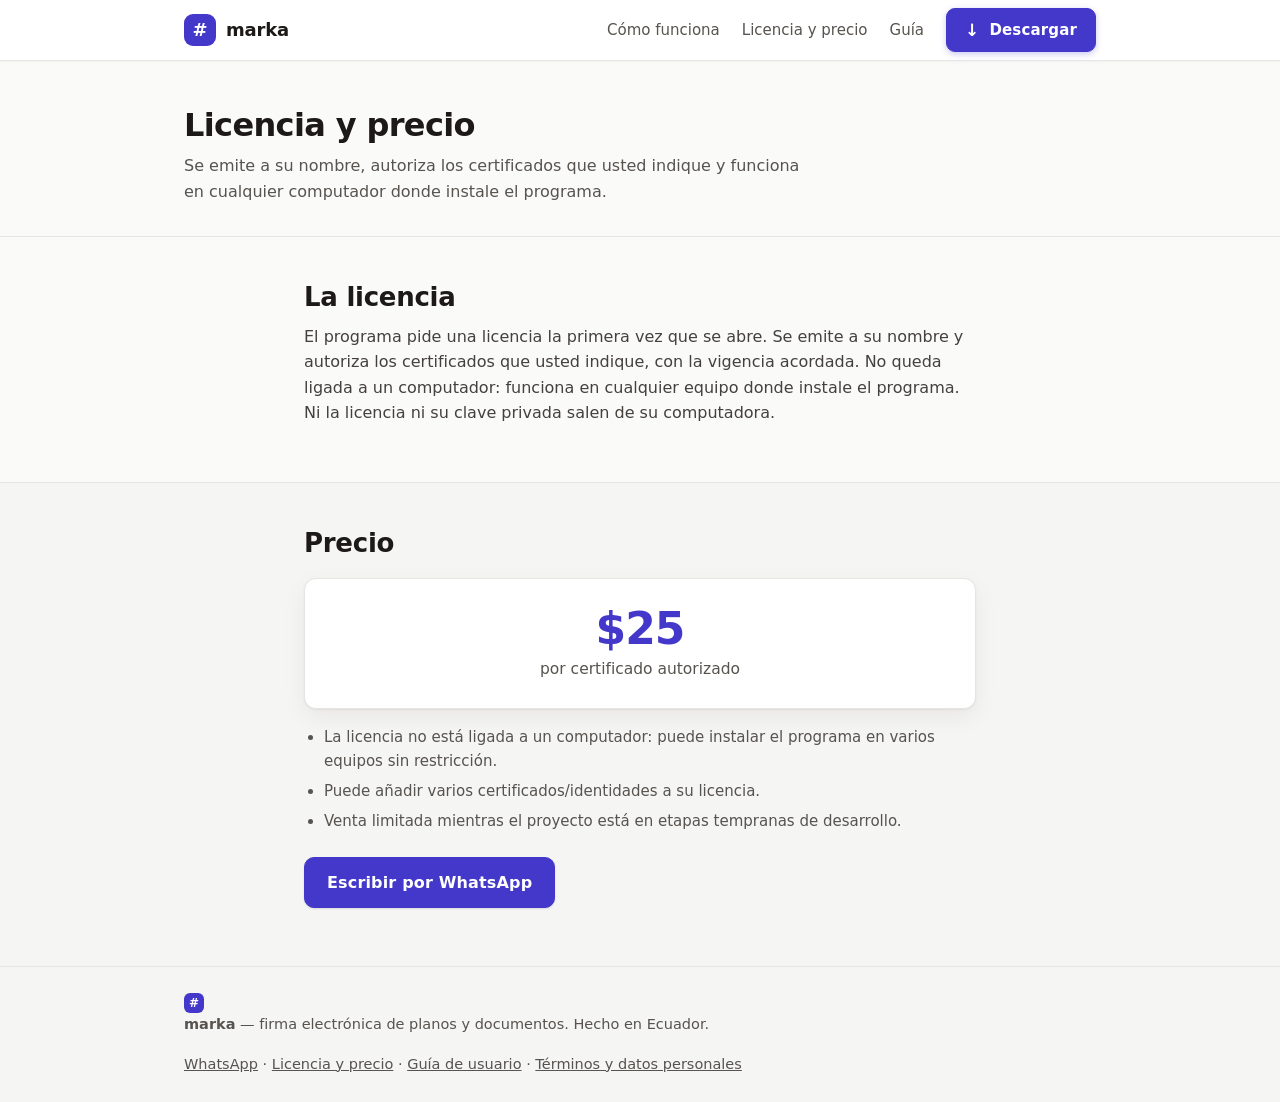
<file: licencia.html>
<!DOCTYPE html>
<html lang="es-EC">
<head>
<meta charset="utf-8">
<meta name="viewport" content="width=device-width, initial-scale=1">
<title>Licencia y precio | #marka — firma electrónica de planos</title>
<meta name="description" content="Licencia de #marka: $25 por certificado autorizado. Se emite a su nombre, autoriza sus certificados y funciona en cualquier computador que usted use.">
<meta name="robots" content="index, follow">
<link rel="canonical" href="https://www.markaec.com/licencia.html">
<link rel="icon" href="assets/marca.svg">
<link rel="stylesheet" href="styles.css?v=5">
<meta property="og:type" content="website">
<meta property="og:locale" content="es_EC">
<meta property="og:title" content="Licencia y precio — #marka">
<meta property="og:description" content="Licencia de #marka: $25 por certificado autorizado. Se emite a su nombre, autoriza sus certificados y funciona en cualquier computador que usted use.">
<meta property="og:url" content="https://www.markaec.com/licencia.html">
</head>
<body>

<header class="barra">
  <div class="contenido fila">
    <a class="marca" href="index.html">
      <span class="logo" aria-hidden="true">#</span>
      <span class="marca-texto">marka</span>
    </a>
    <nav class="navegacion">
      <a href="index.html#como">Cómo funciona</a>
      <a href="licencia.html">Licencia y precio</a>
      <a href="guia.html">Guía</a>
      <a class="boton boton-descarga" href="#" data-descarga>
        <span class="icono-descarga" aria-hidden="true">↓</span> Descargar
      </a>
    </nav>
  </div>
</header>

<main id="inicio">

  <section class="pagina">
    <div class="contenido">
      <h1>Licencia y precio</h1>
      <p class="entrada">
        Se emite a su nombre, autoriza los certificados que usted indique y funciona en cualquier
        computador donde instale el programa.
      </p>
    </div>
  </section>

  <section id="licencia" class="bloque">
    <div class="contenido angosto">
      <h2>La licencia</h2>
      <p>
        El programa pide una licencia la primera vez que se abre. Se emite a su nombre y autoriza
        los certificados que usted indique, con la vigencia acordada. No queda ligada a un
        computador: funciona en cualquier equipo donde instale el programa. Ni la licencia ni su
        clave privada salen de su computadora.
      </p>
    </div>
  </section>

  <section id="precio" class="bloque bloque-suave">
    <div class="contenido angosto">
      <h2>Precio</h2>
      <div class="precio">
        <p class="precio-valor">$25</p>
        <p class="precio-unidad">por certificado autorizado</p>
      </div>
      <ul class="precio-notas">
        <li>La licencia no está ligada a un computador: puede instalar el programa en varios
          equipos sin restricción.</li>
        <li>Puede añadir varios certificados/identidades a su licencia.</li>
        <li>Venta limitada mientras el proyecto está en etapas tempranas de desarrollo.</li>
      </ul>
      <div class="acciones">
        <a class="boton" id="whatsapp-precio" href="#">Escribir por WhatsApp</a>
      </div>
    </div>
  </section>

</main>

<footer>
  <div class="contenido fila-pie">
    <p>
      <span class="logo logo-chico" aria-hidden="true">#</span>
      <strong>marka</strong> — firma electrónica de planos y documentos. Hecho en Ecuador.
    </p>
    <p><a id="whatsapp-pie" href="#">WhatsApp</a> · <a href="licencia.html">Licencia y precio</a> · <a href="guia.html">Guía de usuario</a> · <a href="terminos.html">Términos y datos personales</a></p>
  </div>
</footer>

<script src="sitio.js"></script>
</body>
</html>
</file>
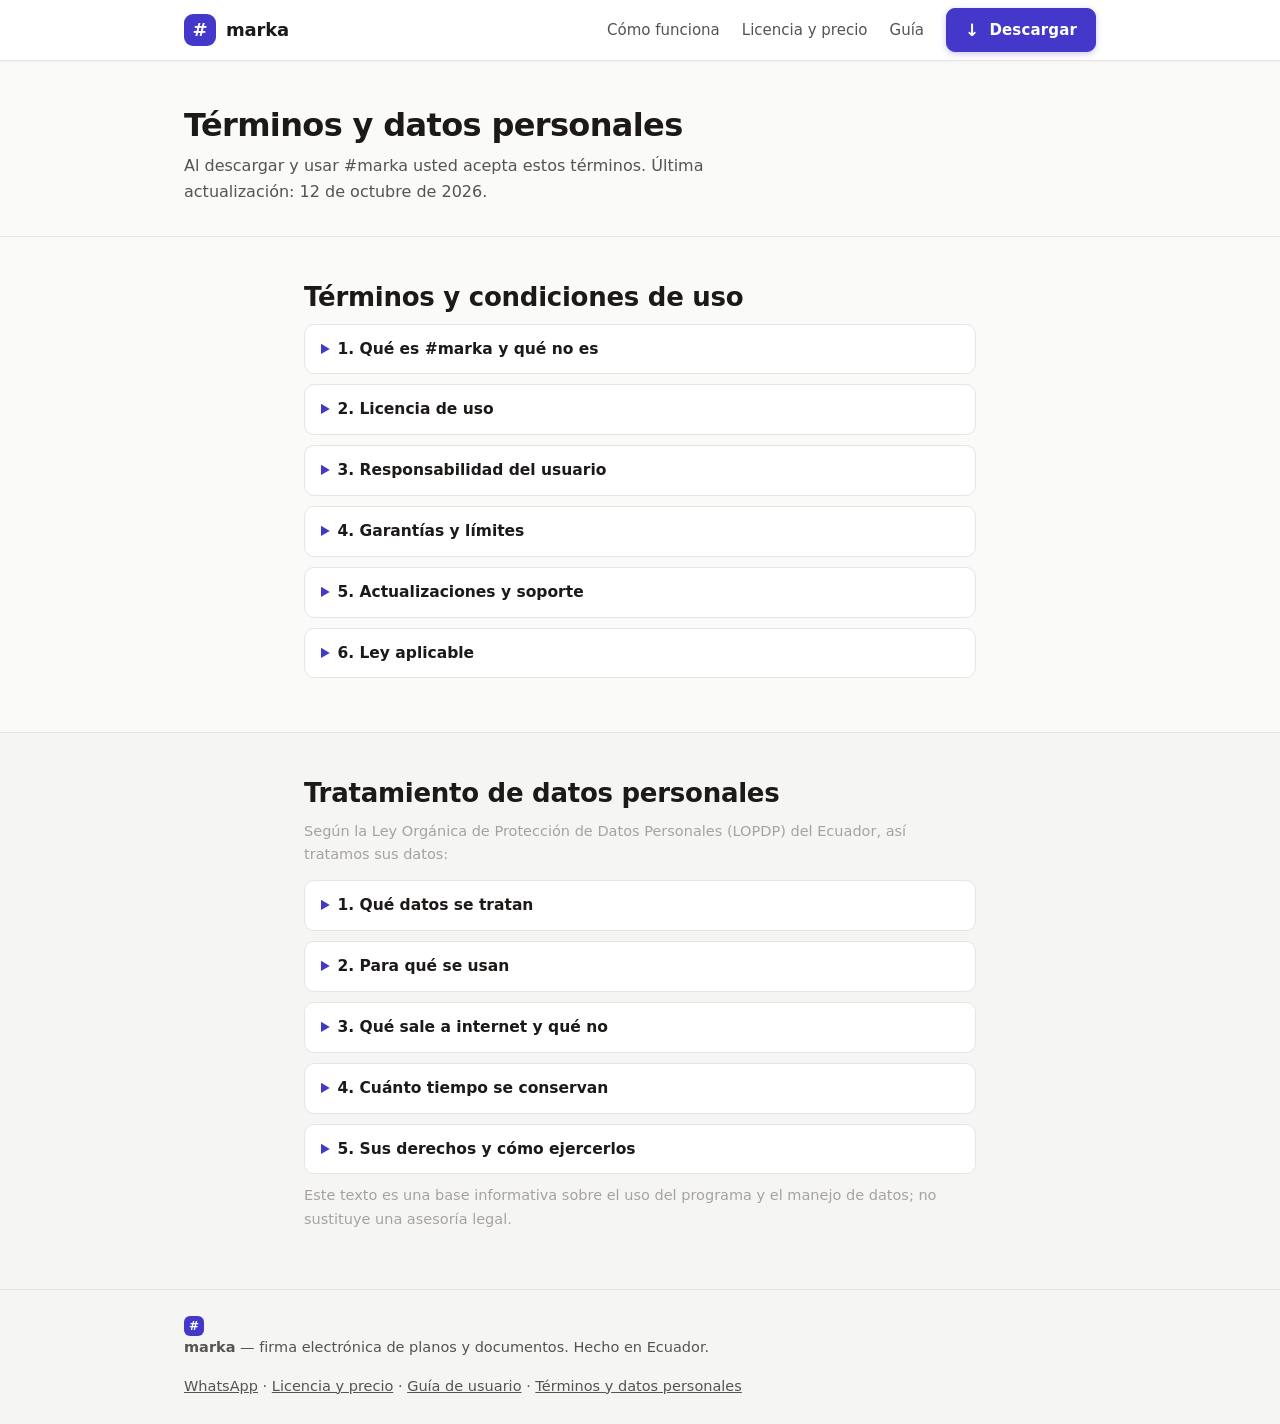
<file: terminos.html>
<!DOCTYPE html>
<html lang="es-EC">
<head>
<meta charset="utf-8">
<meta name="viewport" content="width=device-width, initial-scale=1">
<title>Términos y datos personales | #marka — firma electrónica de planos</title>
<meta name="description" content="Términos y condiciones de uso de #marka y tratamiento de datos personales según la Ley Orgánica de Protección de Datos Personales del Ecuador (LOPDP).">
<meta name="robots" content="index, follow">
<link rel="canonical" href="https://www.markaec.com/terminos.html">
<link rel="icon" href="assets/marca.svg">
<link rel="stylesheet" href="styles.css?v=5">
<meta property="og:type" content="website">
<meta property="og:locale" content="es_EC">
<meta property="og:title" content="Términos y datos personales — #marka">
<meta property="og:description" content="Términos y condiciones de uso de #marka y tratamiento de datos personales según la LOPDP del Ecuador.">
<meta property="og:url" content="https://www.markaec.com/terminos.html">
</head>
<body>

<header class="barra">
  <div class="contenido fila">
    <a class="marca" href="index.html">
      <span class="logo" aria-hidden="true">#</span>
      <span class="marca-texto">marka</span>
    </a>
    <nav class="navegacion">
      <a href="index.html#como">Cómo funciona</a>
      <a href="licencia.html">Licencia y precio</a>
      <a href="guia.html">Guía</a>
      <a class="boton boton-descarga" href="#" data-descarga>
        <span class="icono-descarga" aria-hidden="true">↓</span> Descargar
      </a>
    </nav>
  </div>
</header>

<main id="inicio">

  <section class="pagina">
    <div class="contenido">
      <h1>Términos y datos personales</h1>
      <p class="entrada">
        Al descargar y usar #marka usted acepta estos términos. Última actualización:
        <span id="fecha-legal">2026</span>.
      </p>
    </div>
  </section>

  <section id="legal" class="bloque">
    <div class="contenido angosto">
      <h2>Términos y condiciones de uso</h2>

      <details class="legal">
        <summary>1. Qué es #marka y qué no es</summary>
        <p>
          #marka es un <strong>programa de firma electrónica de documentos</strong> para Windows.
          <strong>No es una entidad de certificación</strong> ni emite certificados de firma
          electrónica: la validez de una firma depende del certificado del firmante y de la entidad
          autorizada que lo emitió, conforme a la Ley de Comercio Electrónico, Firmas Electrónicas y
          Mensajes de Datos del Ecuador.
        </p>
        <p>
          #marka ayuda a firmar y a comprobar firmas, pero <strong>no garantiza que un tercero</strong>
          (un municipio, una entidad pública o un cliente) acepte un documento: cada institución tiene
          sus propios requisitos. Para mayor certeza en la validación de firmas, usar FirmaEC.
        </p>
      </details>

      <details class="legal">
        <summary>2. Licencia de uso</summary>
        <p>
          El programa se <strong>licencia, no se vende</strong>. La licencia es personal, para el o
          los certificados que se indiquen al emitirla, y por el tiempo de vigencia acordado. No
          se permite redistribuir el programa, revenderlo, ni editarlo.
        </p>
      </details>

      <details class="legal">
        <summary>3. Responsabilidad del usuario</summary>
        <p>
          Usted es responsable de usar el programa conforme a la ley y a los requisitos de cada
          institución, de mantener la custodia de su certificado y de su contraseña, y del contenido
          de los documentos que firma. El programa nunca envía información a servidores externos.
        </p>
      </details>

      <details class="legal">
        <summary>4. Garantías y límites</summary>
        <p>
          El programa se entrega <strong>«tal como está»</strong>. Se prueba cada versión antes de
          publicarla (incluido que el ejecutable arranque), pero no se garantiza que funcione sin
          interrupciones ni que sirva para un propósito específico; el proyecto se encuentra en
          estado de desarrollo y venta al público limitada. En la medida en que la ley lo permita,
          la responsabilidad total del proveedor se limita al valor pagado por la licencia.
        </p>
      </details>

      <details class="legal">
        <summary>5. Actualizaciones y soporte</summary>
        <p>
          Las versiones nuevas se publican en este sitio y se pueden descargar con la misma licencia
          mientras esté vigente. El soporte se atiende por WhatsApp. No hay obligación de entregar
          una versión futura ni de dar soporte más allá de la vigencia de la licencia.
        </p>
      </details>

      <details class="legal">
        <summary>6. Ley aplicable</summary>
        <p>
          Estos términos se rigen por las leyes de la <strong>República del Ecuador</strong>. Para
          cualquier controversia, las partes se someten a los jueces y tribunales competentes del
          domicilio del proveedor (Cuenca, Ecuador).
        </p>
      </details>
    </div>
  </section>

  <section id="datos" class="bloque bloque-suave">
    <div class="contenido angosto">
      <h2>Tratamiento de datos personales</h2>
      <p class="nota-legal">
        Según la Ley Orgánica de Protección de Datos Personales (LOPDP) del Ecuador, así tratamos sus
        datos:
      </p>

      <details class="legal">
        <summary>1. Qué datos se tratan</summary>
        <ul>
          <li><strong>Para emitir la licencia:</strong> su nombre o razón social, su número de
            cédula o RUC si lo proporciona, un contacto para darle soporte y la huella digital
            (impresión) de su certificado, que es lo que ata la licencia a su identidad.</li>
          <li><strong>Dentro del programa:</strong> el certificado y su contraseña quedan
            guardados en su computadora, para no tener que escribirlos cada vez. No se envían a
            ninguna parte.</li>
          <li><strong>Los documentos que firma:</strong> #marka no los envía a ningún servidor ni los
            conserva.</li>
        </ul>
      </details>

      <details class="legal">
        <summary>2. Para qué se usan</summary>
        <p>
          Únicamente para entregar y activar la licencia, dar soporte cuando usted lo solicita y
          avisarle de versiones nuevas o vencimientos. <strong>No se venden ni se comparten con
          terceros</strong>, salvo obligación legal.
        </p>
      </details>

      <details class="legal">
        <summary>3. Qué sale a internet y qué no</summary>
        <p>
          Nada de sus planos ni de sus documentos. Lo único que puede salir es: el mensaje de
          WhatsApp que usted mismo envía si pide soporte.
        </p>
      </details>

      <details class="legal">
        <summary>4. Cuánto tiempo se conservan</summary>
        <p>
          Los datos de la licencia se conservan mientras esté vigente y hasta dos años después, para
          poder verificar una renovación. Si pide su eliminación antes, se borran, salvo aquello que
          la ley obligue a conservar.
        </p>
      </details>

      <details class="legal">
        <summary>5. Sus derechos y cómo ejercerlos</summary>
        <p>
          Puede pedir acceso, rectificación, actualización o eliminación de sus datos, y oponerse a
          recibir avisos. Se solicita por el mismo WhatsApp de soporte y se responde dentro de los
          plazos que fija la ley. El responsable del tratamiento es el titular del software #marka
          (Ecuador).
        </p>
      </details>

      <p class="nota-legal">
        Este texto es una base informativa sobre el uso del programa y el manejo de datos; no
        sustituye una asesoría legal.
      </p>
    </div>
  </section>

</main>

<footer>
  <div class="contenido fila-pie">
    <p>
      <span class="logo logo-chico" aria-hidden="true">#</span>
      <strong>marka</strong> — firma electrónica de planos y documentos. Hecho en Ecuador.
    </p>
    <p><a id="whatsapp-pie" href="#">WhatsApp</a> · <a href="licencia.html">Licencia y precio</a> · <a href="guia.html">Guía de usuario</a> · <a href="terminos.html">Términos y datos personales</a></p>
  </div>
</footer>

<script src="sitio.js"></script>
</body>
</html>
</file>
<file: styles.css>
/* Paleta tomada del tema de la app (ui/theme.py): gris piedra + indigo. */

:root {
  --ink: #1C1917;
  --strong: #292524;
  --body: #44403C;
  --secondary: #57534E;
  --muted: #A8A29E;
  --superficie-0: #FAFAF9;
  --superficie-1: #F5F5F4;
  --superficie-2: #E7E5E4;
  --primary: #4338CA;
  --primary-hover: #3730A3;
  --primary-claro: #EEF2FF;
  --primary-borde: #C7D2FE;
  --blanco: #FFFFFF;
  --radio: 12px;
  --sombra: 0 1px 2px rgba(28, 25, 23, .06), 0 8px 24px rgba(28, 25, 23, .06);
  --ancho: 960px;
}

* { box-sizing: border-box; }

html { scroll-behavior: smooth; }

body {
  margin: 0;
  background: var(--superficie-0);
  color: var(--body);
  font-family: "Segoe UI", system-ui, -apple-system, "Helvetica Neue", Arial, sans-serif;
  font-size: 16px;
  line-height: 1.6;
  -webkit-font-smoothing: antialiased;
}

.contenido {
  width: 100%;
  max-width: var(--ancho);
  margin: 0 auto;
  padding: 0 24px;
}

.contenido.angosto { max-width: 720px; }

h1, h2, h3 { color: var(--ink); line-height: 1.25; margin: 0 0 10px; }
h1 { font-size: clamp(28px, 4.4vw, 40px); letter-spacing: -.02em; }
h2 { font-size: clamp(21px, 3vw, 26px); letter-spacing: -.01em; }
h3 { font-size: 17px; }
p { margin: 0 0 12px; }
a { color: var(--primary); }

code {
  font-family: "Cascadia Mono", "Consolas", monospace;
  font-size: .92em;
  background: var(--superficie-1);
  border: 1px solid var(--superficie-2);
  border-radius: 6px;
  padding: 1px 6px;
}

/* ── barra superior ──────────────────────────────────────────── */

.barra {
  position: sticky;
  top: 0;
  z-index: 10;
  background: var(--blanco);
  border-bottom: 1px solid var(--superficie-2);
  box-shadow: 0 1px 3px rgba(28, 25, 23, .04);
}

.fila { display: flex; align-items: center; justify-content: space-between; gap: 16px; height: 60px; }

.marca { display: flex; align-items: center; gap: 10px; text-decoration: none; }

.logo {
  display: grid;
  place-items: center;
  width: 32px;
  height: 32px;
  border-radius: 9px;
  background: var(--primary);
  color: var(--blanco);
  font-weight: 700;
  font-size: 18px;
  line-height: 1;
}

.logo-chico { width: 20px; height: 20px; border-radius: 6px; font-size: 12px; vertical-align: -4px; }

.marca-texto { color: var(--ink); font-weight: 650; font-size: 18px; letter-spacing: -.01em; }

.navegacion { display: flex; align-items: center; gap: 22px; }
.navegacion a:not(.boton) { color: var(--secondary); text-decoration: none; font-size: 15px; }
.navegacion a:not(.boton):hover { color: var(--ink); }

/* ── botones ─────────────────────────────────────────────────── */

.boton {
  display: inline-flex;
  align-items: center;
  justify-content: center;
  gap: 10px;
  background: var(--primary);
  color: var(--blanco);
  text-decoration: none;
  font-weight: 650;
  letter-spacing: .01em;
  padding: 12px 22px;
  border-radius: 10px;
  border: 1px solid var(--primary);
  box-shadow: 0 1px 2px rgba(28, 25, 23, .12);
  transition: background .15s ease, box-shadow .15s ease;
}

.boton:hover { background: var(--primary-hover); border-color: var(--primary-hover); }
.boton:focus-visible { outline: 3px solid var(--primary-borde); outline-offset: 2px; }
.boton-grande { padding: 15px 28px; font-size: 17px; }

/* El menu (.navegacion a) es mas especifico que .boton: por eso lo excluye. */
.boton-descarga {
  padding: 9px 18px;
  font-size: 15px;
  border-radius: 9px;
  box-shadow: 0 2px 6px rgba(67, 56, 202, .28);
}

.icono-descarga { font-size: 17px; line-height: 1; font-weight: 700; }

.enlace-secundario {
  color: var(--secondary);
  font-size: 15px;
  text-decoration: underline;
  text-decoration-color: var(--muted);
  text-underline-offset: 3px;
}

.enlace-secundario:hover { color: var(--ink); }

/* ── presentación ────────────────────────────────────────────── */

.presentacion { padding: 56px 0 44px; border-bottom: 1px solid var(--superficie-2); }

.etiqueta {
  display: inline-block;
  margin: 0 0 14px;
  padding: 4px 12px;
  border: 1px solid var(--primary-borde);
  background: var(--primary-claro);
  color: var(--primary);
  border-radius: 999px;
  font-size: 13px;
  font-weight: 650;
}

.entrada { font-size: 17px; color: var(--secondary); max-width: 62ch; }

.acciones { display: flex; align-items: center; gap: 18px; flex-wrap: wrap; margin: 24px 0 14px; }

.detalle-version { color: var(--muted); font-size: 14.5px; margin: 0; }
.detalle-version span + span::before { content: " · "; }

.firma-archivo { margin-top: 16px; max-width: 680px; }
.firma-archivo summary { cursor: pointer; color: var(--secondary); font-size: 14.5px; }
.firma-archivo p { margin: 10px 0 8px; font-size: 14.5px; }
.firma-archivo code { display: block; word-break: break-all; padding: 10px 12px; color: var(--strong); }

.para-quien {
  margin: 26px 0 0;
  padding-top: 18px;
  border-top: 1px dashed var(--superficie-2);
  color: var(--secondary);
  font-size: 15px;
  max-width: 72ch;
}

/* ── cabecera de páginas internas ────────────────────────────── */

.pagina { padding: 44px 0 32px; border-bottom: 1px solid var(--superficie-2); }
.pagina h1 { font-size: clamp(24px, 3.4vw, 32px); margin-bottom: 8px; }
.pagina .entrada { margin: 0; font-size: 16px; }

/* ── bloques ─────────────────────────────────────────────────── */

.bloque { padding: 44px 0; border-bottom: 1px solid var(--superficie-2); }
.bloque-suave { background: var(--superficie-1); }

/* ── tarjetas ────────────────────────────────────────────────── */

.tarjetas { display: grid; grid-template-columns: repeat(auto-fit, minmax(260px, 1fr)); gap: 16px; margin-top: 18px; }

.tarjeta {
  background: var(--blanco);
  border: 1px solid var(--superficie-2);
  border-radius: var(--radio);
  padding: 20px;
  box-shadow: var(--sombra);
}

.tarjeta h3 { margin-bottom: 6px; }
.tarjeta p { margin: 0; color: var(--secondary); font-size: 15px; }

.simbolo {
  display: grid;
  place-items: center;
  width: 34px;
  height: 34px;
  margin-bottom: 12px;
  border-radius: 9px;
  background: var(--primary-claro);
  color: var(--primary);
  font-size: 16px;
}

/* ── pasos ───────────────────────────────────────────────────── */

.pasos { list-style: none; margin: 18px 0 0; padding: 0; display: grid; gap: 16px; }

.pasos li { display: flex; gap: 16px; align-items: flex-start; }

.numero {
  flex: 0 0 auto;
  display: grid;
  place-items: center;
  width: 32px;
  height: 32px;
  border-radius: 50%;
  background: var(--primary);
  color: var(--blanco);
  font-weight: 700;
  font-size: 15px;
}

.pasos h3 { margin-bottom: 2px; }
.pasos p { margin: 0; color: var(--secondary); font-size: 15px; }

.requisitos {
  margin-top: 24px;
  padding: 18px 22px;
  background: var(--blanco);
  border: 1px solid var(--superficie-2);
  border-radius: var(--radio);
}

.requisitos h3 { margin-bottom: 8px; }
.requisitos ul { margin: 0; padding-left: 20px; color: var(--secondary); font-size: 15px; }
.requisitos li + li { margin-top: 4px; }

.nota { margin-top: 14px; color: var(--muted); font-size: 14.5px; }

/* ── precio ──────────────────────────────────────────────────── */

.precio {
  background: var(--blanco);
  border: 1px solid var(--superficie-2);
  border-radius: var(--radio);
  padding: 26px 30px;
  box-shadow: var(--sombra);
  text-align: center;
  margin: 18px 0 16px;
}

.precio-valor {
  font-size: 44px;
  font-weight: 700;
  color: var(--primary);
  line-height: 1.1;
  margin: 0;
  letter-spacing: -.02em;
}

.precio-unidad { color: var(--secondary); font-size: 15.5px; margin: 4px 0 0; }

.precio-notas {
  margin: 0 0 4px;
  padding-left: 20px;
  color: var(--secondary);
  font-size: 15px;
}

.precio-notas li + li { margin-top: 6px; }

/* ── legal ───────────────────────────────────────────────────── */

.nota-legal { color: var(--muted); font-size: 14.5px; margin: 0 0 14px; }

details.legal {
  background: var(--blanco);
  border: 1px solid var(--superficie-2);
  border-radius: 10px;
  padding: 12px 16px;
  margin-bottom: 10px;
}

details.legal[open] { box-shadow: var(--sombra); }

details.legal summary {
  cursor: pointer;
  font-weight: 600;
  color: var(--ink);
  font-size: 15.5px;
}

details.legal summary::marker { color: var(--primary); }
details.legal p, details.legal ul { margin: 10px 0 4px; color: var(--secondary); font-size: 15px; }
details.legal ul { padding-left: 20px; }
details.legal li + li { margin-top: 4px; }

/* ── pie ─────────────────────────────────────────────────────── */

footer { padding: 26px 0; background: var(--superficie-1); }
.fila-pie { display: flex; justify-content: space-between; align-items: center; gap: 16px; flex-wrap: wrap; }
footer p { margin: 0; color: var(--secondary); font-size: 14.5px; }
footer a { color: var(--secondary); }

@media (max-width: 760px) {
  .navegacion { gap: 14px; }
  .navegacion a:not(.boton) { display: none; }
  .presentacion { padding: 40px 0 34px; }
  .bloque { padding: 36px 0; }
  .acciones { gap: 14px; }
}
</file>
